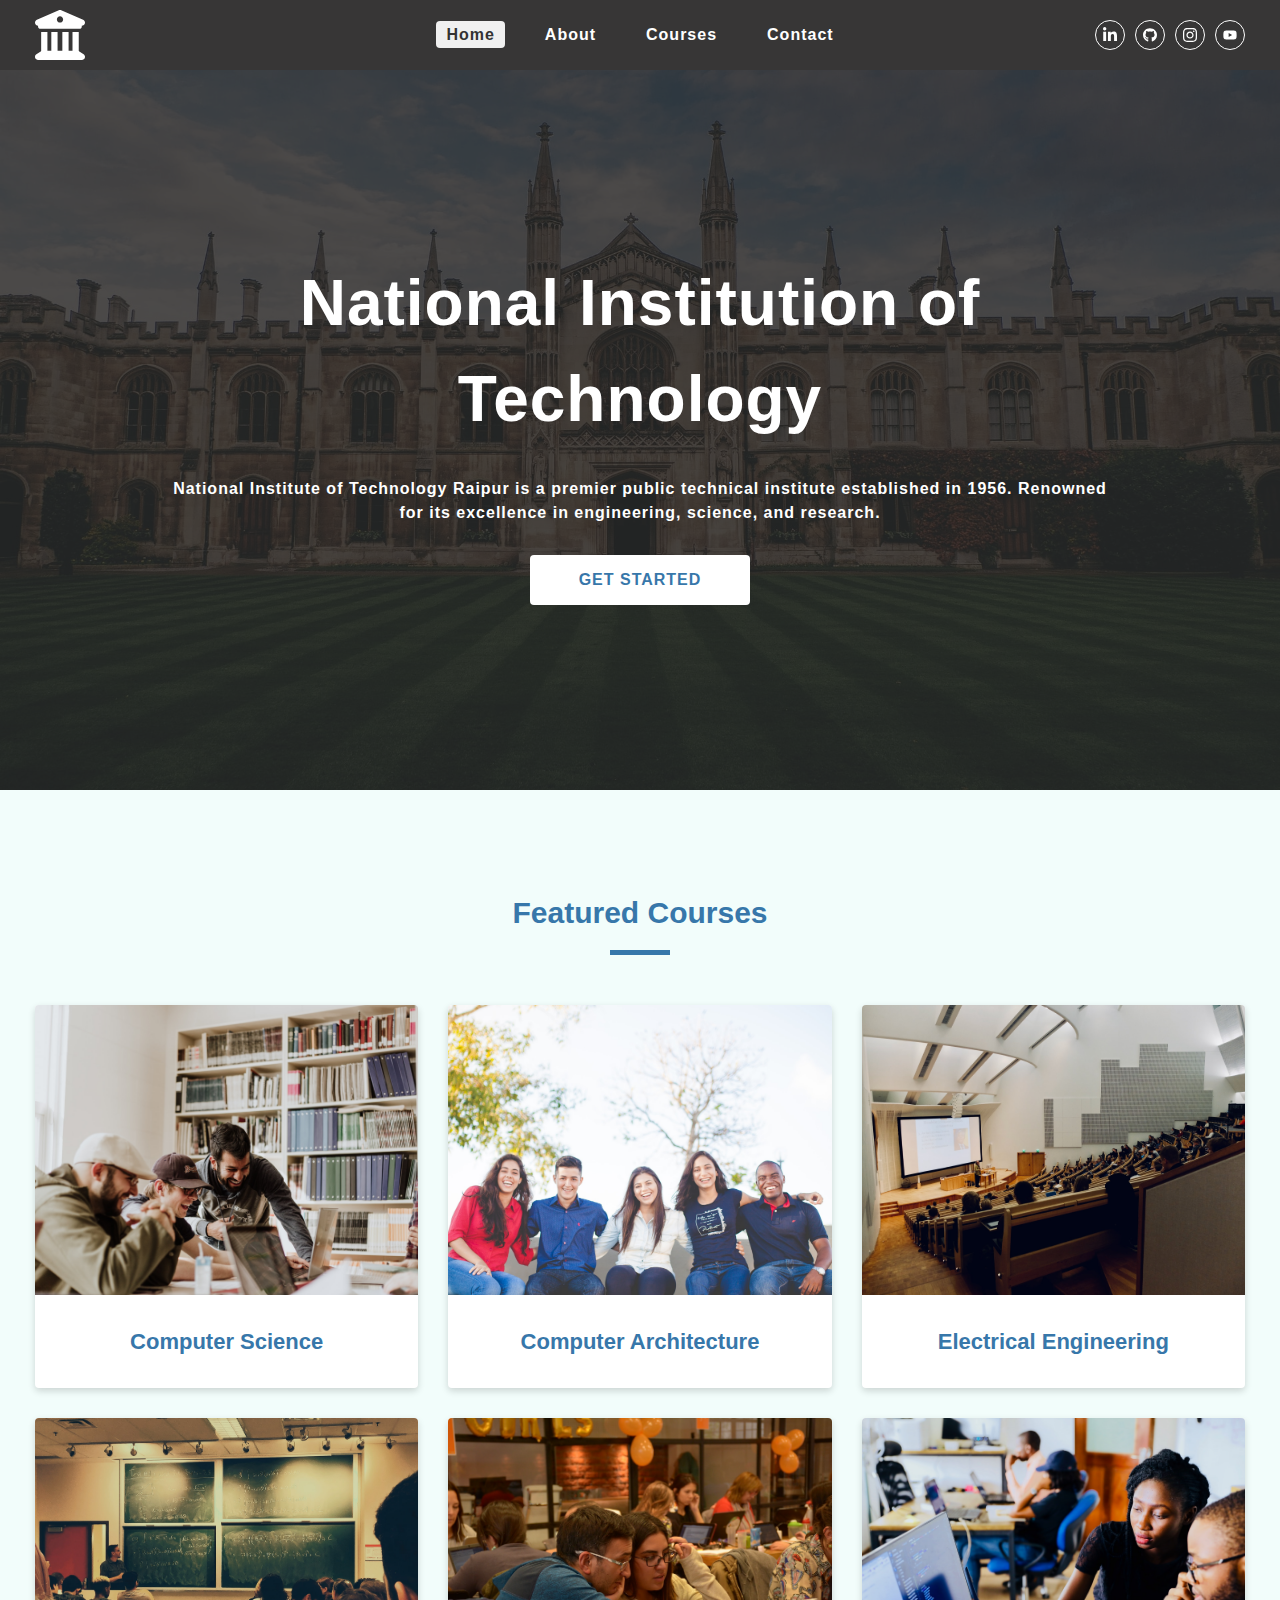
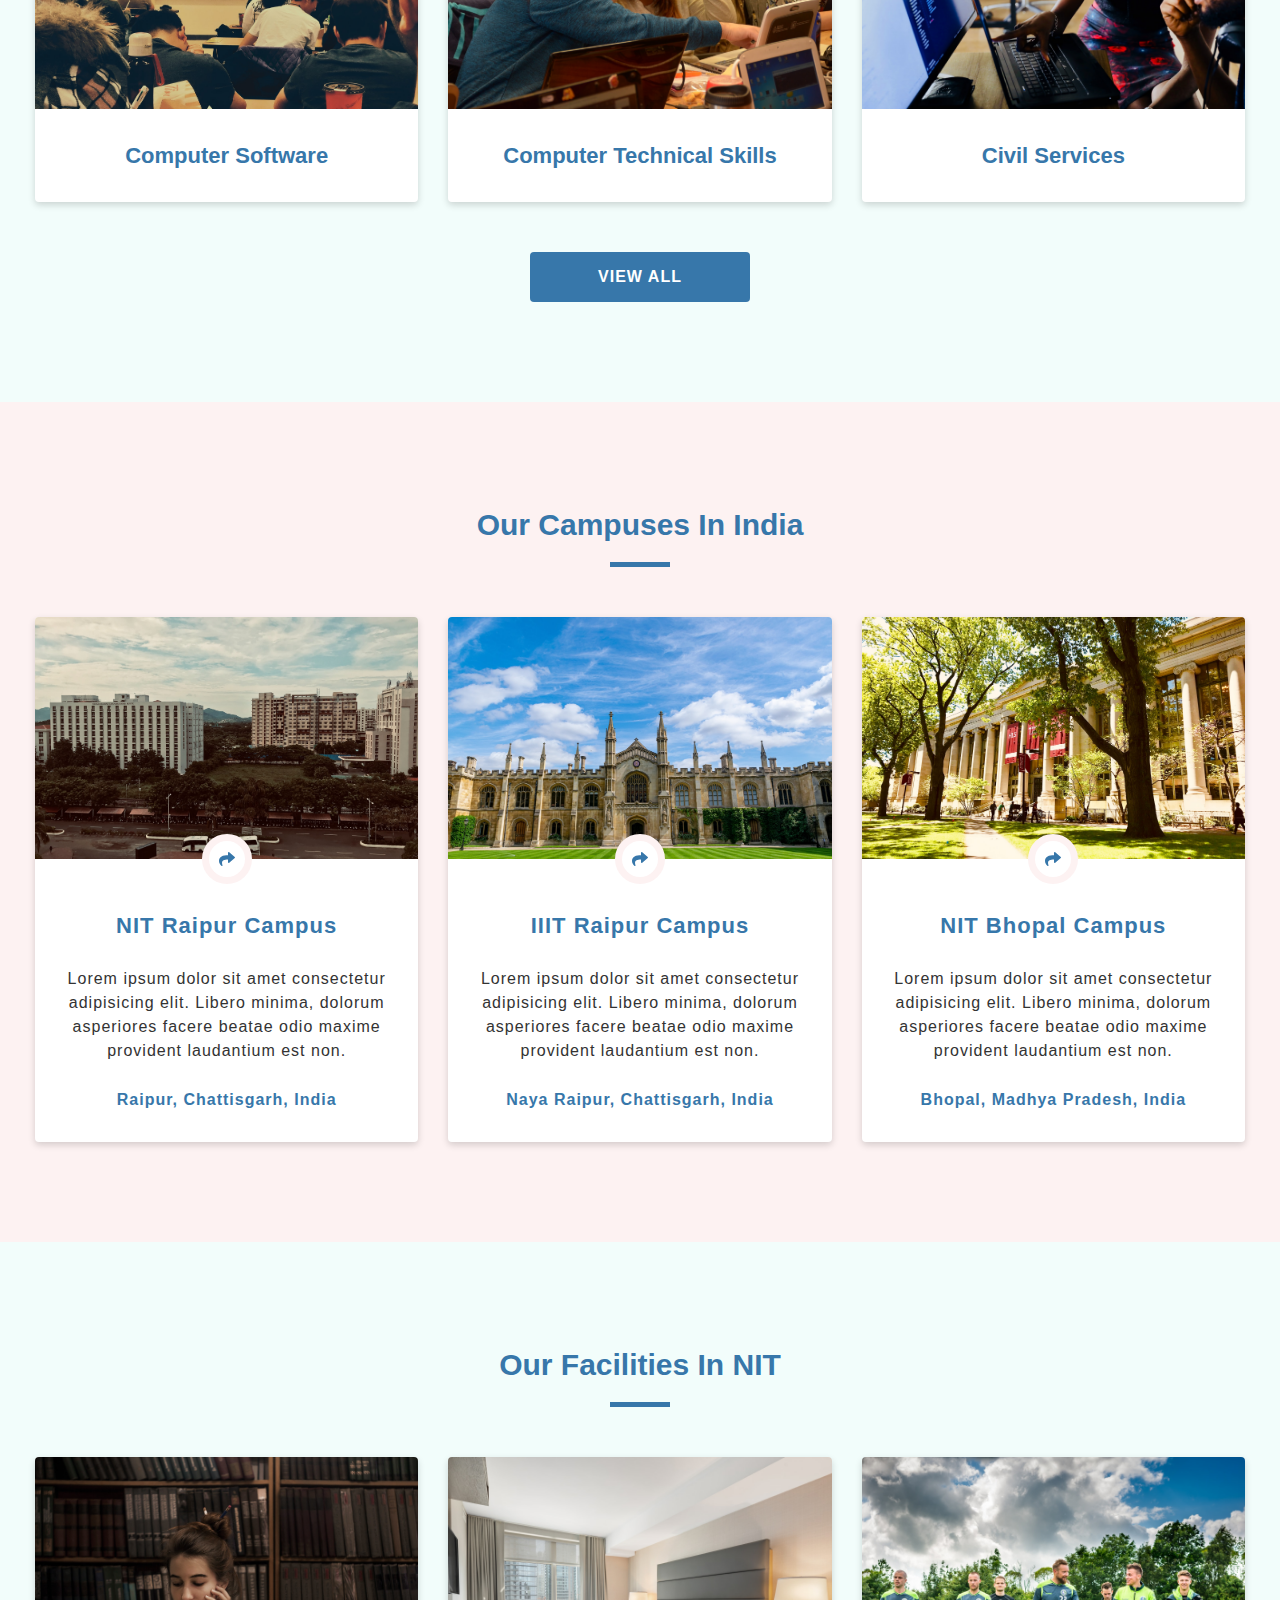
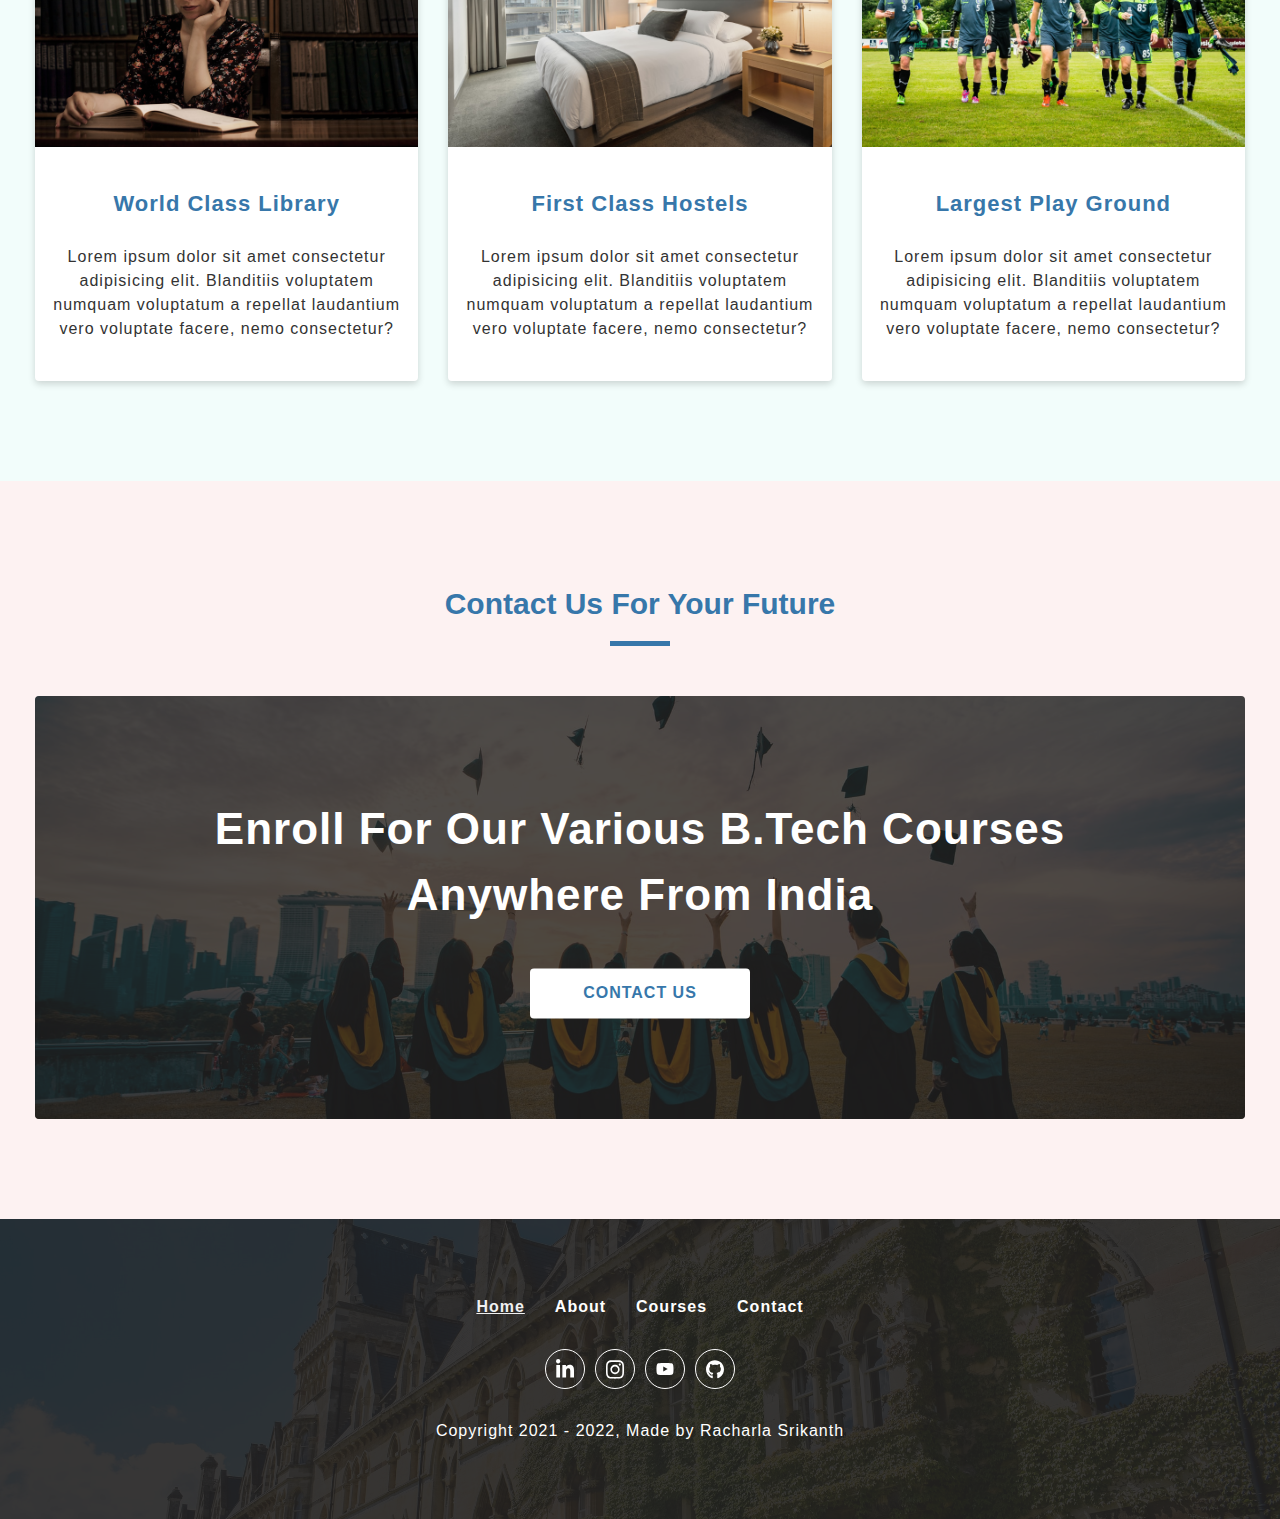
<file: final/index.html>
<!DOCTYPE html>
<html lang="en">
<head>
    <meta charset="UTF-8">
    <meta name="viewport" content="width=device-width, initial-scale=1.0">
    <title>Hymavathi | National Institution of Technology</title>
    <link rel="shortcut icon" href="./icons/university.svg" type="image/x-icon">
    <link rel="stylesheet" href="./CSS/style.css">
    <link rel="stylesheet" href="./CSS/navbar.css">
    <link rel="stylesheet" href="./CSS/common.css">
    <link rel="stylesheet" href="./CSS/sidebar.css">
    <link rel="stylesheet" href="./CSS/footer.css">
    <link rel="stylesheet" href="./CSS/home.css">
</head>
<body>
    <!--Nav bar start-->
    <nav class="nav-container">
        <div class="nav-center wrapper">
            <div class="logo-section">
                <a href="'/">
                <img src="./icons/university.svg" alt="university logo" class="logo" />
                </a>
            </div>
            <div class="hamburger">
                <img src="./icons/bars.svg" alt="sidebar open button"/>
            </div>
            <div class="nav-links-main">
                <ul class="nav-links">
                    <li><a class="nav-link active" href="./">Home</a></li>
                    <li><a class="nav-link" href="./about.html">about</a></li>
                    <li><a class="nav-link" href="./courses.html">courses</a></li>
                    <li><a class="nav-link" href="./contact.html">contact</a></li>
                  </ul>
            </div>
            <div class="nav-social-links-main">
                <ul class="nav-social-links">
                    <li class="nav-social-link">
                    <a href="#">
                        <img src="./icons/linkedin.svg" alt="linkedin"/>
                    </a>
                    </li>
                    <li class="nav-social-link">
                        <a href="#">
                            <img src="./icons/github.svg" alt="github"/>
                        </a>
                    </li>
                    <li class="nav-social-link">
                        <a href="#">
                            <img src="./icons/instagram.svg" alt="instagram"/>
                        </a>
                    </li>
                    <li class="nav-social-link">
                        <a href="#">
                            <img src="./icons/youtube.svg" alt="youtube"/>
                        </a>
                     </li>
                </ul>
            </div>
        </div>
    </nav>
    <!--Nav bar end-->

    <!-- sidebar section start -->
    <aside class="sidebar-container">
        <div class="sidebar-center wrapper">
          <div class="side-header">
            <div class="logo-section">
              <a href="#home">
                <img src="./icons//university.svg" alt="university logo" class="logo" />
              </a>
            </div>
            <div class="close-button">
              <img src="./icons/close.svg" alt="sidebar close" />
            </div>
          </div>
          <div class="sidebar-content paddingTopMobile-fifty">
            <div class="sidebar-links-main paddingTopMobile-fifty">
              <ul class="sidebar-links">
                <li><a class="nav-link active" href="./">Home</a></li>
                <li><a class="nav-link" href="./about.html">about</a></li>
                <li><a class="nav-link" href="./courses.html">courses</a></li>
                <li><a class="nav-link" href="./contact.html">contact</a></li>
              </ul>
            </div>
          </div>
        </div>
    </aside>
    <!-- sidebar section end -->

    <!-- home hero section start -->
    <div class="home-page page-hero-container">
      <div class="page-hero">
        <div class="hero-img-component">
          <div class="img-container">
            <img src="./assets/university-banner.jpeg" alt="home page hero image"/>
          </div>
        </div>
        <div class="hero-box paddingTopMobile-thirty paddingBottomMobile-thirty">
          <div class="hero-content wrapper text-container text-center">
            <h1 class="heading">National Institution of Technology</h1>
            <p class="desc">
              National Institute of Technology Raipur is a premier public technical institute established in 1956. 
              Renowned for its excellence in engineering, science, and research.
            </p>
            <div class="button-container">
              <a
                href="./contact.html"
                class="home-button button-primary-light display-inline-flex"
              >
                get started
              </a>
            </div>
          </div>
        </div>
      </div>
    </div>
    <!-- home hero section end -->

    
       <!-- featured courses start -->
       <div class="featured-courses-container light-blue-background">
        <div class="featured-courses-center wrapper">
          <div
            class="section-title paddingTopDesktop-hundred paddingTopMobile-fifty"
          >
            <h3 class="title">featured courses</h3>
            <div class="underline"></div>
          </div>
          <section
            class="featured-courses paddingTopDesktop-fifty paddingBottomDesktop-fifty paddingTopMobile-fifty paddingBottomMobile-fifty three-column-layout"
          >
            <!-- single course start -->
            <article class="single-course">
              <div class="img-container">
                <img src="./assets/course-1.jpeg" alt="computer science" />
              </div>
              <div class="course-title">
                <p>computer science</p>
              </div>
            </article>
            <!-- single course end -->
            <!-- single course start -->
            <article class="single-course">
              <div class="img-container">
                <img src="./assets/course-2.jpeg" alt="computer science" />
              </div>
              <div class="course-title">
                <p>computer architecture</p>
              </div>
            </article>
            <!-- single course end -->
            <!-- single course start -->
            <article class="single-course">
              <div class="img-container">
                <img src="./assets/course-3.jpeg" alt="computer science" />
              </div>
              <div class="course-title">
                <p>electrical engineering</p>
              </div>
            </article>
            <!-- single course end -->
            <!-- single course start -->
            <article class="single-course">
              <div class="img-container">
                <img src="./assets/course-4.jpeg" alt="computer science" />
              </div>
              <div class="course-title">
                <p>computer software</p>
              </div>
            </article>
            <!-- single course end -->
            <!-- single course start -->
            <article class="single-course">
              <div class="img-container">
                <img src="./assets/course-5.jpeg" alt="computer science" />
              </div>
              <div class="course-title">
                <p>computer technical skills</p>
              </div>
            </article>
            <!-- single course end -->
            <!-- single course start -->
            <article class="single-course">
              <div class="img-container">
                <img src="./assets/course-6.jpeg" alt="computer science" />
              </div>
              <div class="course-title">
                <p>civil services</p>
              </div>
            </article>
            <!-- single course end -->
          </section>
          <div
            class="paddingBottomMobile-fifty paddingBottomDesktop-hundred text-center"
          >
            <a
              href="./courses.html"
              class="button-primary-dark display-inline-flex"
              >view all</a
            >
          </div>
        </div>
      </div>
      <!-- featured courses end -->

        <!-- our campuses section start -->
    <div class="our-campuses-container light-pink-background">
      <div class="our-campuses-center wrapper">
        <div
          class="section-title paddingTopDesktop-hundred paddingTopMobile-fifty"
        >
          <h3 class="title">our campuses in india</h3>
          <div class="underline"></div>
        </div>
        <section
          class="our-campuses paddingTopDesktop-fifty paddingBottomDesktop-hundred paddingTopMobile-fifty paddingBottomMobile-fifty three-column-layout"
        >
          <!-- single campus start -->
          <article class="each-campus">
            <div class="img-container">
              <img src="./assets/campus-1.jpeg" alt="vellore campus" />
              <a href="#" class="share-icon-campus">
                <img src="./icons/share.svg" alt="share icon" />
              </a>
            </div>
            <div class="campus-info text-center">
              <h2 class="campus-title">NIT Raipur campus</h2>
              <p class="desc">
                Lorem ipsum dolor sit amet consectetur adipisicing elit. Libero
                minima, dolorum asperiores facere beatae odio maxime provident
                laudantium est non.
              </p>
              <h4 class="address">Raipur, Chattisgarh, India</h4>
            </div>
          </article>
          <!-- single campus end -->
          <!-- single campus start -->
          <article class="each-campus">
            <div class="img-container">
              <img src="./assets/campus-2.jpeg" alt="vellore campus" />
              <a href="#" class="share-icon-campus">
                <img src="./icons/share.svg" alt="share icon" />
              </a>
            </div>
            <div class="campus-info text-center">
              <h2 class="campus-title">IIIT Raipur campus</h2>
              <p class="desc">
                Lorem ipsum dolor sit amet consectetur adipisicing elit. Libero
                minima, dolorum asperiores facere beatae odio maxime provident
                laudantium est non.
              </p>
              <h4 class="address">Naya Raipur, Chattisgarh, india</h4>
            </div>
          </article>
          <!-- single campus end -->
          <!-- single campus start -->
          <article class="each-campus">
            <div class="img-container">
              <img src="./assets/campus-3.jpeg" alt="bhopal campus" />
              <a href="#" class="share-icon-campus">
                <img src="./icons/share.svg" alt="share icon" />
              </a>
            </div>
            <div class="campus-info text-center">
              <h2 class="campus-title">NIT bhopal campus</h2>
              <p class="desc">
                Lorem ipsum dolor sit amet consectetur adipisicing elit. Libero
                minima, dolorum asperiores facere beatae odio maxime provident
                laudantium est non.
              </p>
              <h4 class="address">bhopal, madhya pradesh, india</h4>
            </div>
          </article>
          <!-- single campus end -->
          
        </section>
      </div>
    </div>
    <!-- our campuses section end -->


    
    <!-- our facilities start -->
    <div class="our-facilities-container light-blue-background">
      <div class="our-facilities-center wrapper">
        <div
          class="section-title paddingTopDesktop-hundred paddingTopMobile-fifty"
        >
          <h3 class="title">our facilities in NIT</h3>
          <div class="underline"></div>
        </div>
        <section
          class="our-facilities paddingTopDesktop-fifty paddingBottomDesktop-hundred paddingTopMobile-fifty paddingBottomMobile-fifty three-column-layout"
        >
          <!-- single facility start -->
          <article class="each-facility">
            <div class="img-container">
              <img src="./assets/facility-1.jpeg" alt="our campus facility" />
            </div>
            <div
              class="facility-info paddingTopMobile-thirty paddingBottomMobile-thirty paddingTopDesktop-forty paddingBottomDesktop-forty text-center"
            >
              <h3 class="facility-title">world class library</h3>
              <p class="facility-desc">
                Lorem ipsum dolor sit amet consectetur adipisicing elit.
                Blanditiis voluptatem numquam voluptatum a repellat laudantium
                vero voluptate facere, nemo consectetur?
              </p>
            </div>
          </article>
          <!-- single facility end -->
          <!-- single facility start -->
          <article class="each-facility">
            <div class="img-container">
              <img src="./assets/facility-2.jpeg" alt="our campus facility" />
            </div>
            <div
              class="facility-info paddingTopMobile-thirty paddingBottomMobile-thirty paddingTopDesktop-forty paddingBottomDesktop-forty text-center"
            >
              <h3 class="facility-title">first class hostels</h3>
              <p class="facility-desc">
                Lorem ipsum dolor sit amet consectetur adipisicing elit.
                Blanditiis voluptatem numquam voluptatum a repellat laudantium
                vero voluptate facere, nemo consectetur?
              </p>
            </div>
          </article>
          <!-- single facility end -->
          <!-- single facility start -->
          <article class="each-facility">
            <div class="img-container">
              <img src="./assets/facility-3.jpeg" alt="our campus facility" />
            </div>
            <div
              class="facility-info paddingTopMobile-thirty paddingBottomMobile-thirty paddingTopDesktop-forty paddingBottomDesktop-forty text-center"
            >
              <h3 class="facility-title">largest play ground</h3>
              <p class="facility-desc">
                Lorem ipsum dolor sit amet consectetur adipisicing elit.
                Blanditiis voluptatem numquam voluptatum a repellat laudantium
                vero voluptate facere, nemo consectetur?
              </p>
            </div>
          </article>
          <!-- single facility end -->
        </section>
      </div>
    </div>
    <!-- our facilities end -->




      <!-- contact promotion section start -->
      <div class="contact-promotion-container light-pink-background">
        <div class="contact-promotion-center wrapper">
          <div
            class="section-title paddingTopDesktop-hundred paddingTopMobile-fifty"
          >
            <h3 class="title">contact us for your future</h3>
            <div class="underline"></div>
          </div>
          <section
            class="contact-promotion paddingTopDesktop-fifty paddingBottomDesktop-hundred paddingTopMobile-fifty paddingBottomMobile-fifty"
          >
            <div class="contact-promo-img">
              <img
                src="./assets/contact-promotion.jpeg"
                alt="contact promotion image"
              />
              <div class="contact-info-container text-center text-container">
                <h2 class="contact-heading">
                  enroll for our various b.tech courses anywhere from india
                </h2>
                <a href="./contact.html" class="button-primary-light"
                  >contact us</a
                >
              </div>
            </div>
          </section>
        </div>
      </div>
      <!-- contact promotion section end -->
  

    <!-- footer section start -->
    <div class="footer-container">
        <div class="footer-center wrapper">
          <div class="footer-links-main">
            <ul class="footer-links">
              <li><a class="footer-link active" href="./">Home</a></li>
              <li><a class="footer-link" href="./about.html">about</a></li>
              <li><a class="footer-link" href="./courses.html">courses</a></li>
              <li><a class="footer-link" href="./contact.html">contact</a></li>
            </ul>
          </div>
          <div class="social-links-main">
            <ul class="social-links">
              <li class="social-link">
                <a href="https://www.linkedin.com/in/srikanth-racharla-9015041a0/" target="_blank">
                  <img src="./icons/linkedin.svg" alt="srikanth linkedin" />
                </a>
              </li>
              <li class="social-link">
                <a href="https://www.instagram.com/racharlasrikanth/" target="_blank">
                  <img src="./icons/instagram.svg" alt="srikanth instagram" />
                </a>
              </li>
              <li class="social-link">
                <a href="https://www.youtube.com/learnwithsrikanthracharla" target="_blank">
                  <img src="./icons/youtube.svg" alt="srikanth youtube" />
                </a>
              </li>
              <li class="social-link">
                <a href="https://github.com/racharlasrikanth" target="_blank">
                  <img src="./icons/github.svg" alt="srikanth github" />
                </a>
              </li>
            </ul>
          </div>
          <div class="footer-copy-right">
            <p>
              Copyright 2021 - <span class="copyright-date">2022</span>, Made by
              Racharla Srikanth
            </p>
          </div>
        </div>
      </div>
      <!-- footer section end -->

      <!--Script-->
      <script src="./app.js"></script>
</body>
</html>
</file>
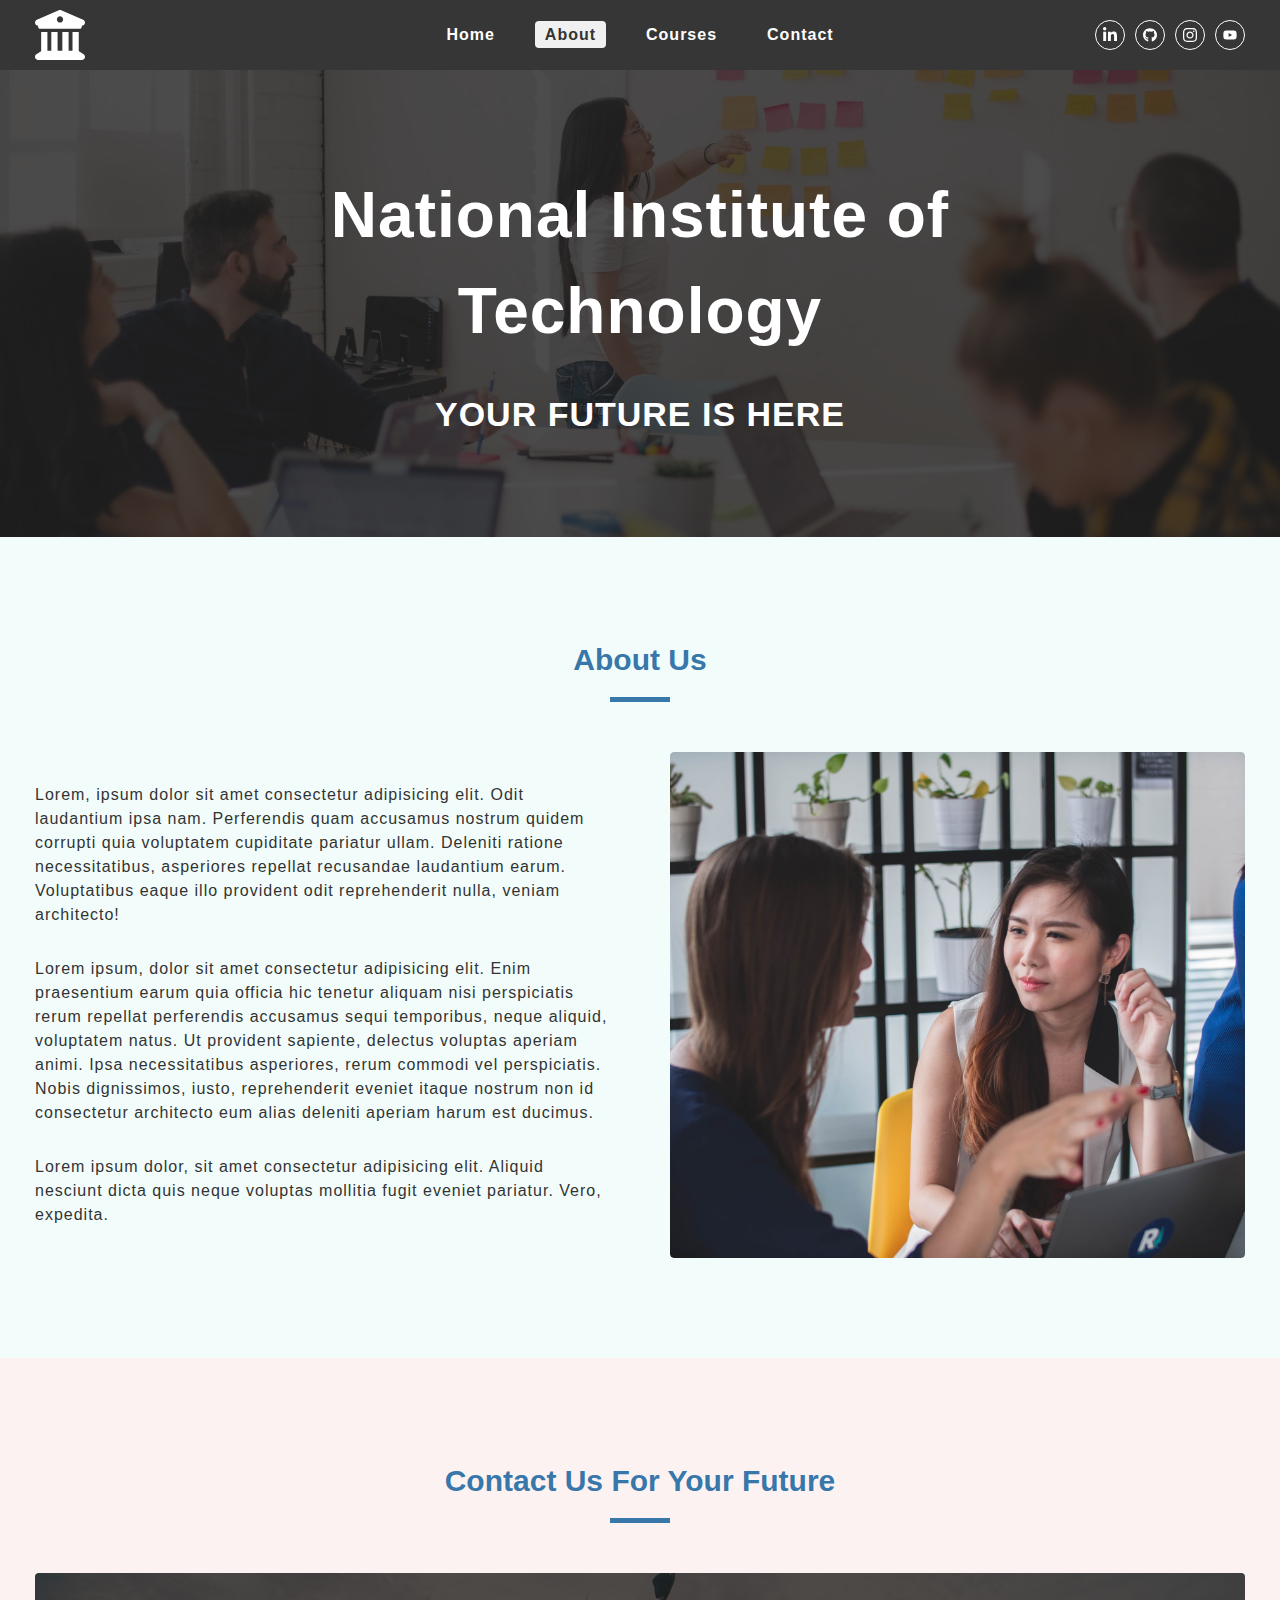
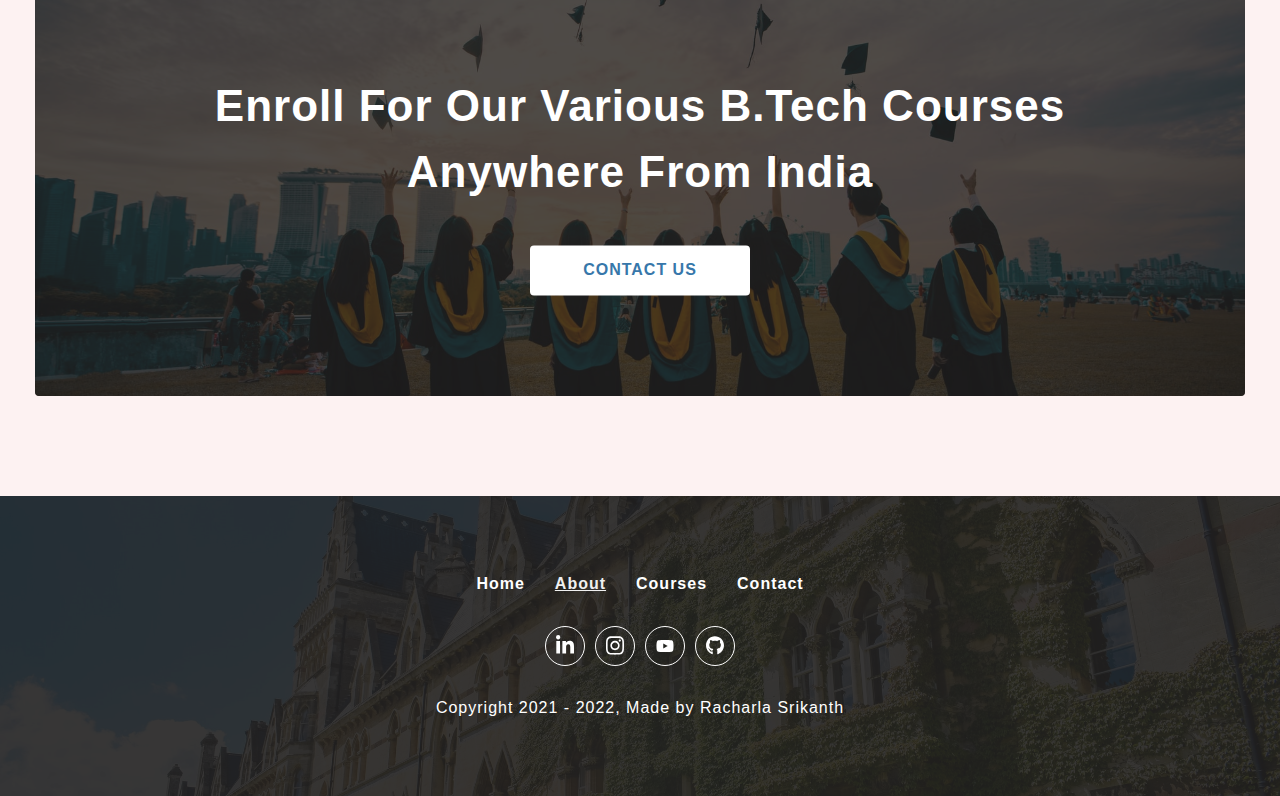
<file: final/about.html>
<!DOCTYPE html>
<html lang="en">
<head>
    <meta charset="UTF-8">
    <meta name="viewport" content="width=device-width, initial-scale=1.0">
    <title>Hymavathi | National Institution of Technology</title>
    <link rel="shortcut icon" href="./icons/university.svg" type="image/x-icon">
    <link rel="stylesheet" href="./CSS/style.css">
    <link rel="stylesheet" href="./CSS/navbar.css">
    <link rel="stylesheet" href="./CSS/common.css">
    <link rel="stylesheet" href="./CSS/sidebar.css">
    <link rel="stylesheet" href="./CSS/footer.css">
    <link rel="stylesheet" href="./CSS/home.css">
</head>
<body>
    <!--Nav bar start-->
    <nav class="nav-container">
        <div class="nav-center wrapper">
            <div class="logo-section">
                <a href="'/">
                <img src="./icons/university.svg" alt="university logo" class="logo" />
                </a>
            </div>
            <div class="hamburger">
                <img src="./icons/bars.svg" alt="sidebar open button"/>
            </div>
            <div class="nav-links-main">
                <ul class="nav-links">
                    <li><a class="nav-link" href="./">Home</a></li>
                    <li><a class="nav-link active" href="./about.html">about</a></li>
                    <li><a class="nav-link " href="./courses.html">courses</a></li>
                    <li><a class="nav-link" href="./contact.html">contact</a></li>
                  </ul>
            </div>
            <div class="nav-social-links-main">
                <ul class="nav-social-links">
                    <li class="nav-social-link">
                    <a href="#">
                        <img src="./icons/linkedin.svg" alt="linkedin"/>
                    </a>
                    </li>
                    <li class="nav-social-link">
                        <a href="#">
                            <img src="./icons/github.svg" alt="github"/>
                        </a>
                    </li>
                    <li class="nav-social-link">
                        <a href="#">
                            <img src="./icons/instagram.svg" alt="instagram"/>
                        </a>
                    </li>
                    <li class="nav-social-link">
                        <a href="#">
                            <img src="./icons/youtube.svg" alt="youtube"/>
                        </a>
                     </li>
                </ul>
            </div>
        </div>
    </nav>
    <!--Nav bar end-->

    <!-- sidebar section start -->
    <aside class="sidebar-container">
        <div class="sidebar-center wrapper">
          <div class="side-header">
            <div class="logo-section">
              <a href="#home">
                <img src="./icons//university.svg" alt="university logo" class="logo" />
              </a>
            </div>
            <div class="close-button">
              <img src="./icons/close.svg" alt="sidebar close" />
            </div>
          </div>
          <div class="sidebar-content paddingTopMobile-fifty">
            <div class="sidebar-links-main paddingTopMobile-fifty">
              <ul class="sidebar-links">
                <li><a class="nav-link " href="./">Home</a></li>
                <li><a class="nav-link active" href="./about.html">about</a></li>
                <li><a class="nav-link " href="./courses.html">courses</a></li>
                <li><a class="nav-link" href="./contact.html">contact</a></li>
              </ul>
            </div>
          </div>
        </div>
    </aside>
    <!-- sidebar section end -->

    <!-- page hero section start -->
    <div class="page-hero-container">
      <div class="page-hero">
        <div class="hero-img-component">
          <div class="img-container">
            <img src="./assets/about-banner.jpeg" alt="home page hero image" />
          </div>
        </div>
        <div
          class="hero-box paddingTopMobile-thirty paddingBottomMobile-thirty"
        >
          <div class="hero-content wrapper text-container text-center">
            <h1 class="heading">National Institute of Technology</h1>
            <h3 class="small-heading">your future is here</h3>
          </div>
        </div>
      </div>
    </div>
    <!-- page hero section end -->

     <!-- single featured component start -->
     <div
     class="single-featured-container reverse-content light-blue-background"
   >
     <div class="single-featured-center wrapper">
       <div
         class="section-title paddingTopDesktop-hundred paddingTopMobile-fifty"
       >
         <h3 class="title">about us</h3>
         <div class="underline"></div>
       </div>
       <section
         class="single-featured paddingTopDesktop-fifty paddingBottomDesktop-hundred paddingTopMobile-fifty paddingBottomMobile-fifty"
       >
         <div
           class="image-component single-featured-image paddingBottomMobile-fifty"
         >
           <img
             src="./assets/about-section.jpeg"
             alt="about section featured content"
           />
         </div>
         <div class="single-featured-text-component">
           <div class="featured-center">
             <div class="about-info">
               <p>
                 Lorem, ipsum dolor sit amet consectetur adipisicing elit. Odit
                 laudantium ipsa nam. Perferendis quam accusamus nostrum quidem
                 corrupti quia voluptatem cupiditate pariatur ullam. Deleniti
                 ratione necessitatibus, asperiores repellat recusandae
                 laudantium earum. Voluptatibus eaque illo provident odit
                 reprehenderit nulla, veniam architecto!
               </p>
               <p>
                 Lorem ipsum, dolor sit amet consectetur adipisicing elit. Enim
                 praesentium earum quia officia hic tenetur aliquam nisi
                 perspiciatis rerum repellat perferendis accusamus sequi
                 temporibus, neque aliquid, voluptatem natus. Ut provident
                 sapiente, delectus voluptas aperiam animi. Ipsa necessitatibus
                 asperiores, rerum commodi vel perspiciatis. Nobis dignissimos,
                 iusto, reprehenderit eveniet itaque nostrum non id consectetur
                 architecto eum alias deleniti aperiam harum est ducimus.
               </p>
               <p>
                 Lorem ipsum dolor, sit amet consectetur adipisicing elit.
                 Aliquid nesciunt dicta quis neque voluptas mollitia fugit
                 eveniet pariatur. Vero, expedita.
               </p>
             </div>
           </div>
         </div>
       </section>
     </div>
   </div>
   <!-- single featured component end -->

     <!-- contact promotion section start -->
     <div class="contact-promotion-container light-pink-background">
      <div class="contact-promotion-center wrapper">
        <div
          class="section-title paddingTopDesktop-hundred paddingTopMobile-fifty"
        >
          <h3 class="title">contact us for your future</h3>
          <div class="underline"></div>
        </div>
        <section
          class="contact-promotion paddingTopDesktop-fifty paddingBottomDesktop-hundred paddingTopMobile-fifty paddingBottomMobile-fifty"
        >
          <div class="contact-promo-img">
            <img
              src="./assets/contact-promotion.jpeg"
              alt="contact promotion image"
            />
            <div class="contact-info-container text-center text-container">
              <h2 class="contact-heading">
                enroll for our various b.tech courses anywhere from india
              </h2>
              <a href="./contact.html" class="button-primary-light"
                >contact us</a
              >
            </div>
          </div>
        </section>
      </div>
    </div>
    <!-- contact promotion section end -->

    <!-- footer section start -->
    <div class="footer-container">
        <div class="footer-center wrapper">
          <div class="footer-links-main">
            <ul class="footer-links">
              <li><a class="footer-link " href="./">Home</a></li>
              <li><a class="footer-link active" href="./about.html">about</a></li>
              <li><a class="footer-link " href="./courses.html">courses</a></li>
              <li><a class="footer-link" href="./contact.html">contact</a></li>
            </ul>
          </div>
          <div class="social-links-main">
            <ul class="social-links">
              <li class="social-link">
                <a href="https://www.linkedin.com/in/srikanth-racharla-9015041a0/" target="_blank">
                  <img src="./icons/linkedin.svg" alt="srikanth linkedin" />
                </a>
              </li>
              <li class="social-link">
                <a href="https://www.instagram.com/racharlasrikanth/" target="_blank">
                  <img src="./icons/instagram.svg" alt="srikanth instagram" />
                </a>
              </li>
              <li class="social-link">
                <a href="https://www.youtube.com/learnwithsrikanthracharla" target="_blank">
                  <img src="./icons/youtube.svg" alt="srikanth youtube" />
                </a>
              </li>
              <li class="social-link">
                <a href="https://github.com/racharlasrikanth" target="_blank">
                  <img src="./icons/github.svg" alt="srikanth github" />
                </a>
              </li>
            </ul>
          </div>
          <div class="footer-copy-right">
            <p>
              Copyright 2021 - <span class="copyright-date">2022</span>, Made by
              Racharla Srikanth
            </p>
          </div>
        </div>
      </div>
      <!-- footer section end -->

      
      <!--Script-->
      <script src="./app.js"></script>
</body>
</html>
</file>
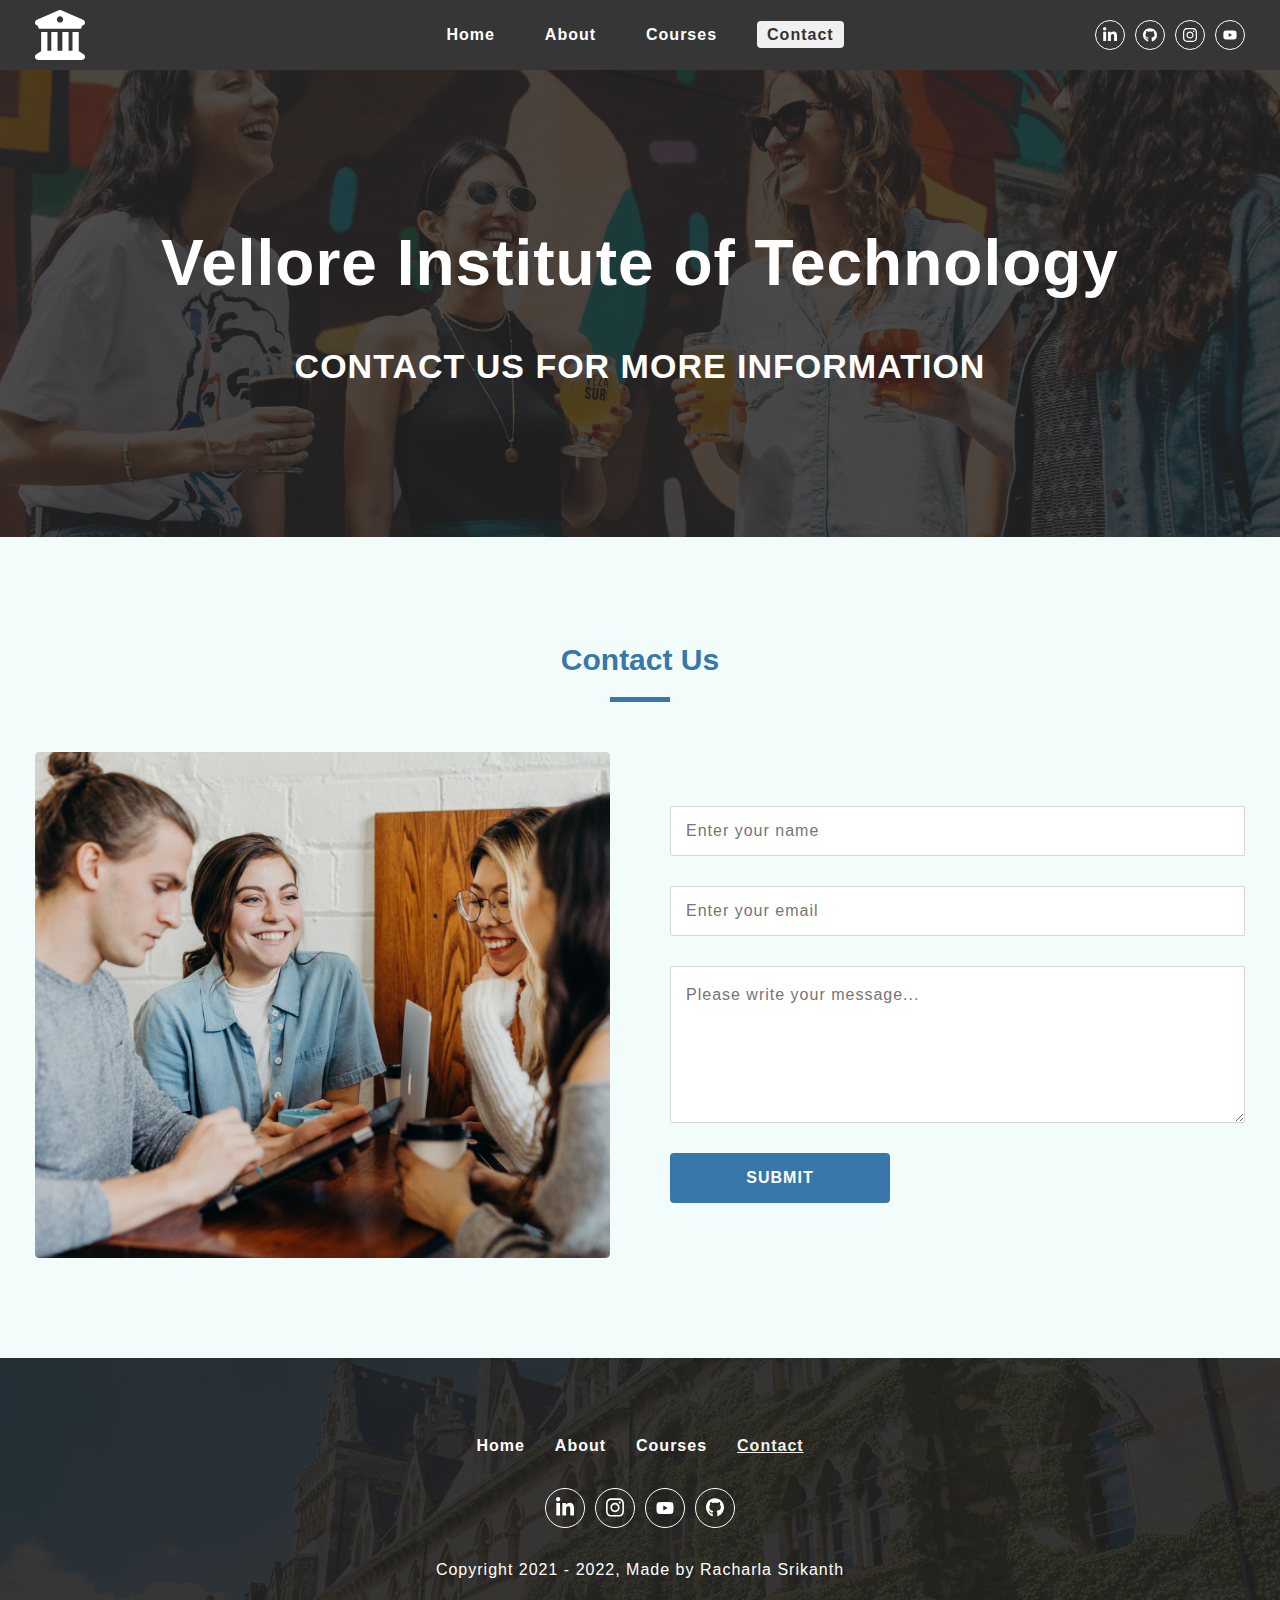
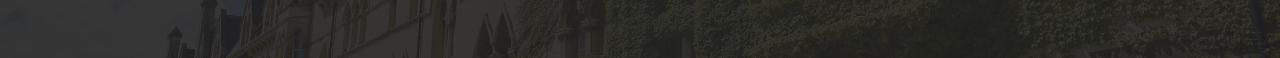
<file: final/contact.html>
<!DOCTYPE html>
<html lang="en">
<head>
    <meta charset="UTF-8">
    <meta name="viewport" content="width=device-width, initial-scale=1.0">
    <title>Hymavathi| National Institution of Technology</title>
    <link rel="shortcut icon" href="./icons/university.svg" type="image/x-icon">
    <link rel="stylesheet" href="./CSS/style.css">
    <link rel="stylesheet" href="./CSS/navbar.css">
    <link rel="stylesheet" href="./CSS/common.css">
    <link rel="stylesheet" href="./CSS/sidebar.css">
    <link rel="stylesheet" href="./CSS/footer.css">
    <link rel="stylesheet" href="./CSS/home.css">
</head>
<body>
    <!--Nav bar start-->
    <nav class="nav-container">
        <div class="nav-center wrapper">
            <div class="logo-section">
                <a href="'/">
                <img src="./icons/university.svg" alt="university logo" class="logo" />
                </a>
            </div>
            <div class="hamburger">
                <img src="./icons/bars.svg" alt="sidebar open button"/>
            </div>
            <div class="nav-links-main">
                <ul class="nav-links">
                    <li><a class="nav-link" href="./">Home</a></li>
                    <li><a class="nav-link" href="./about.html">about</a></li>
                    <li><a class="nav-link" href="./courses.html">courses</a></li>
                    <li><a class="nav-link active" href="./contact.html">contact</a></li>
                  </ul>
            </div>
            <div class="nav-social-links-main">
                <ul class="nav-social-links">
                    <li class="nav-social-link">
                    <a href="#">
                        <img src="./icons/linkedin.svg" alt="linkedin"/>
                    </a>
                    </li>
                    <li class="nav-social-link">
                        <a href="#">
                            <img src="./icons/github.svg" alt="github"/>
                        </a>
                    </li>
                    <li class="nav-social-link">
                        <a href="#">
                            <img src="./icons/instagram.svg" alt="instagram"/>
                        </a>
                    </li>
                    <li class="nav-social-link">
                        <a href="#">
                            <img src="./icons/youtube.svg" alt="youtube"/>
                        </a>
                     </li>
                </ul>
            </div>
        </div>
    </nav>
    <!--Nav bar end-->

    <!-- sidebar section start -->
    <aside class="sidebar-container">
        <div class="sidebar-center wrapper">
          <div class="side-header">
            <div class="logo-section">
              <a href="#home">
                <img src="./icons//university.svg" alt="university logo" class="logo" />
              </a>
            </div>
            <div class="close-button">
              <img src="./icons/close.svg" alt="sidebar close" />
            </div>
          </div>
          <div class="sidebar-content paddingTopMobile-fifty">
            <div class="sidebar-links-main paddingTopMobile-fifty">
              <ul class="sidebar-links">
                <li><a class="nav-link " href="./">Home</a></li>
                <li><a class="nav-link" href="./about.html">about</a></li>
                <li><a class="nav-link " href="./courses.html">courses</a></li>
                <li><a class="nav-link active" href="./contact.html">contact</a></li>
              </ul>
            </div>
          </div>
        </div>
    </aside>
    <!-- sidebar section end -->

      <!-- page hero section start -->
      <div class="page-hero-container">
        <div class="page-hero">
          <div class="hero-img-component">
            <div class="img-container">
              <img
                src="./assets/contact-banner.jpeg"
                alt="contact page hero image"
              />
            </div>
          </div>
          <div
            class="hero-box paddingTopMobile-thirty paddingBottomMobile-thirty"
          >
            <div class="hero-content wrapper text-container text-center">
              <h1 class="heading">Vellore Institute of Technology</h1>
              <h3 class="small-heading">contact us for more information</h3>
            </div>
          </div>
        </div>
      </div>
      <!-- page hero section end -->

       <!-- single featured component start -->
    <div class="single-featured-container light-blue-background">
      <div class="single-featured-center wrapper">
        <div
          class="section-title paddingTopDesktop-hundred paddingTopMobile-fifty"
        >
          <h3 class="title">contact us</h3>
          <div class="underline"></div>
        </div>
        <section
          class="single-featured paddingTopDesktop-fifty paddingBottomDesktop-hundred paddingTopMobile-fifty paddingBottomMobile-fifty"
        >
          <div
            class="image-component single-featured-image paddingBottomMobile-fifty"
          >
            <img
              src="./assets/contact-section.jpeg"
              alt="about section featured content"
            />
          </div>
          <div class="single-featured-text-component">
            <div class="featured-center">
              <div class="about-info">
                <form class="contact-us-form">
                  <input
                    type="text"
                    class="primary-input full-width-mobile full-width-desktop"
                    placeholder="Enter your name"
                    required
                  />
                  <input
                    type="email"
                    class="primary-input full-width-mobile full-width-desktop"
                    placeholder="Enter your email"
                    required
                  />
                  <textarea
                    name="message"
                    id="message"
                    cols="30"
                    rows="5"
                    class="primary-textarea full-width-mobile full-width-desktop"
                    placeholder="Please write your message..."
                  ></textarea>
                  <button class="button-primary-dark full-width-mobile">
                    submit
                  </button>
                </form>
              </div>
            </div>
          </div>
        </section>
      </div>
    </div>
    <!-- single featured component end -->



    <!-- footer section start -->
    <div class="footer-container">
        <div class="footer-center wrapper">
          <div class="footer-links-main">
            <ul class="footer-links">
              <li><a class="footer-link " href="./">Home</a></li>
              <li><a class="footer-link" href="./about.html">about</a></li>
              <li><a class="footer-link " href="./courses.html">courses</a></li>
              <li><a class="footer-link active" href="./contact.html">contact</a></li>
            </ul>
          </div>
          <div class="social-links-main">
            <ul class="social-links">
              <li class="social-link">
                <a href="https://www.linkedin.com/in/srikanth-racharla-9015041a0/" target="_blank">
                  <img src="./icons/linkedin.svg" alt="srikanth linkedin" />
                </a>
              </li>
              <li class="social-link">
                <a href="https://www.instagram.com/racharlasrikanth/" target="_blank">
                  <img src="./icons/instagram.svg" alt="srikanth instagram" />
                </a>
              </li>
              <li class="social-link">
                <a href="https://www.youtube.com/learnwithsrikanthracharla" target="_blank">
                  <img src="./icons/youtube.svg" alt="srikanth youtube" />
                </a>
              </li>
              <li class="social-link">
                <a href="https://github.com/racharlasrikanth" target="_blank">
                  <img src="./icons/github.svg" alt="srikanth github" />
                </a>
              </li>
            </ul>
          </div>
          <div class="footer-copy-right">
            <p>
              Copyright 2021 - <span class="copyright-date">2022</span>, Made by
              Racharla Srikanth
            </p>
          </div>
        </div>
      </div>
      <!-- footer section end -->

      
      <!--Script-->
      <script src="./app.js"></script>
</body>
</html>
</file>
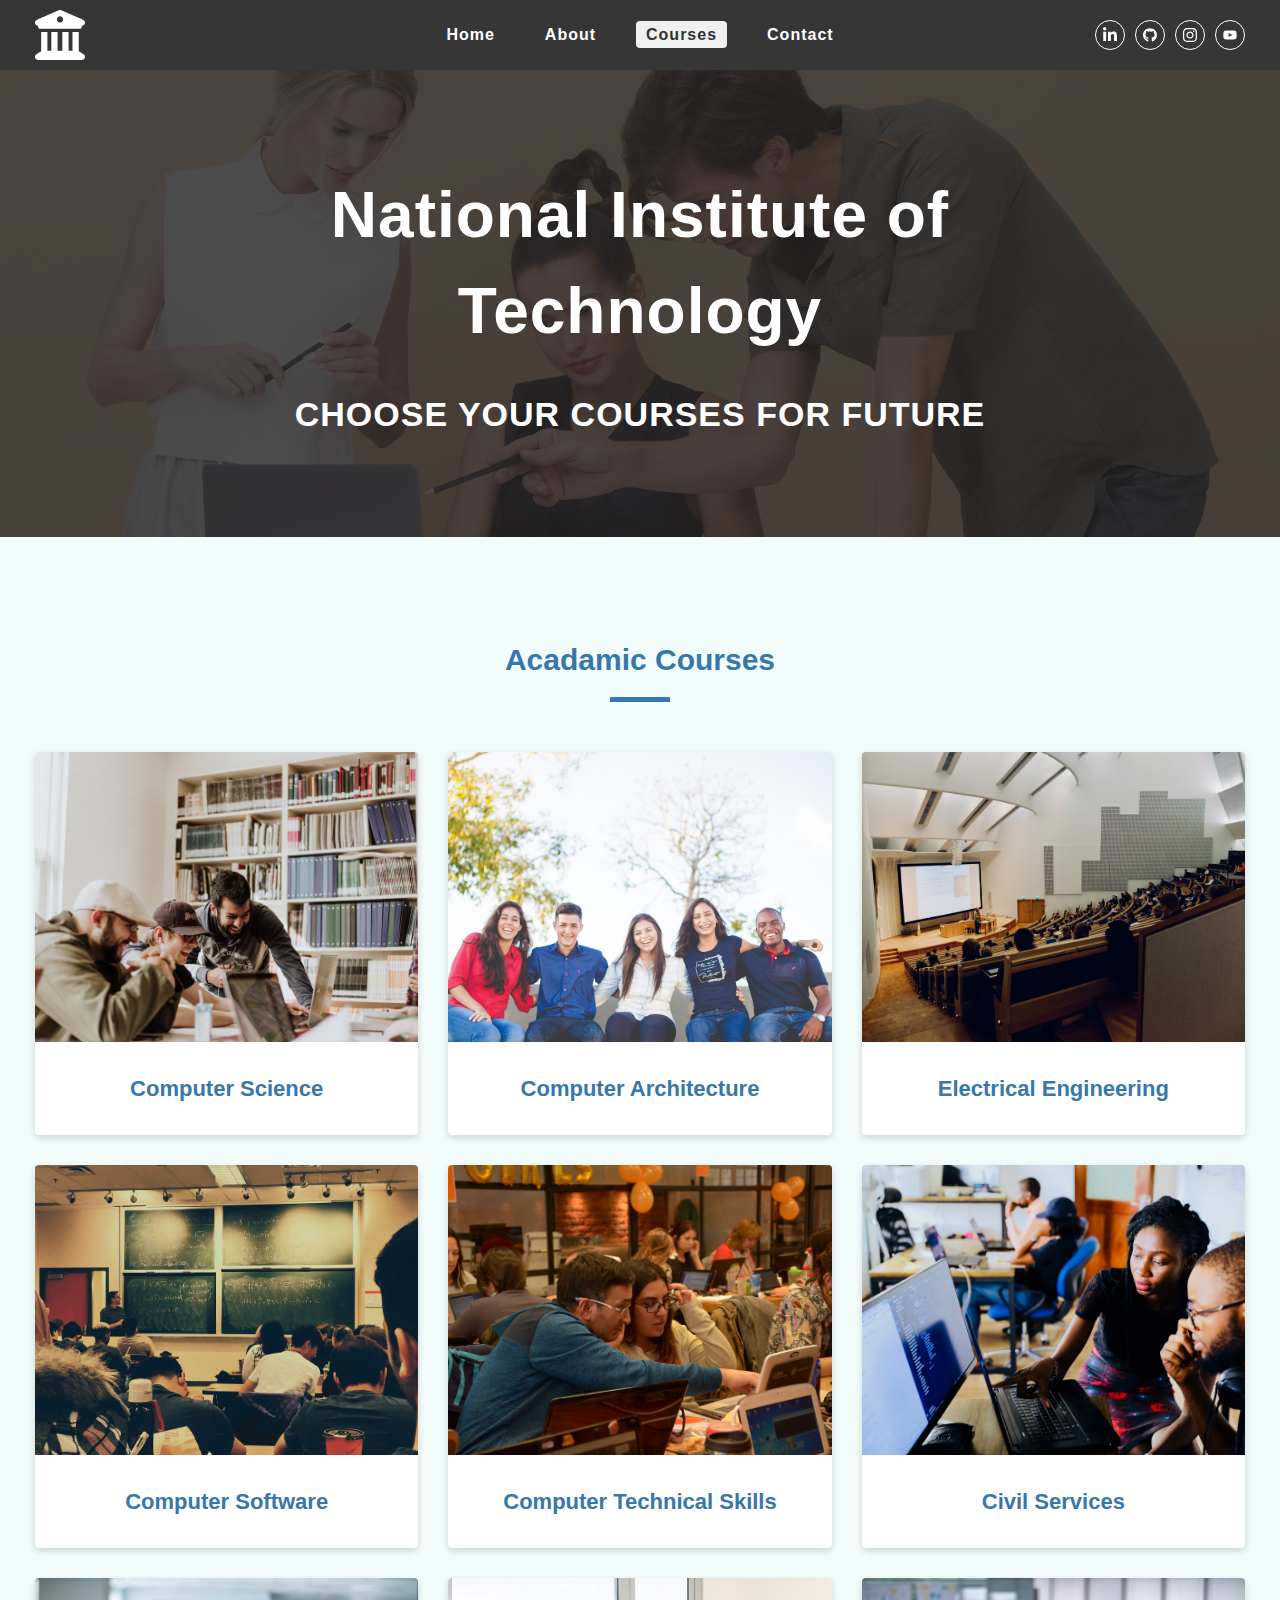
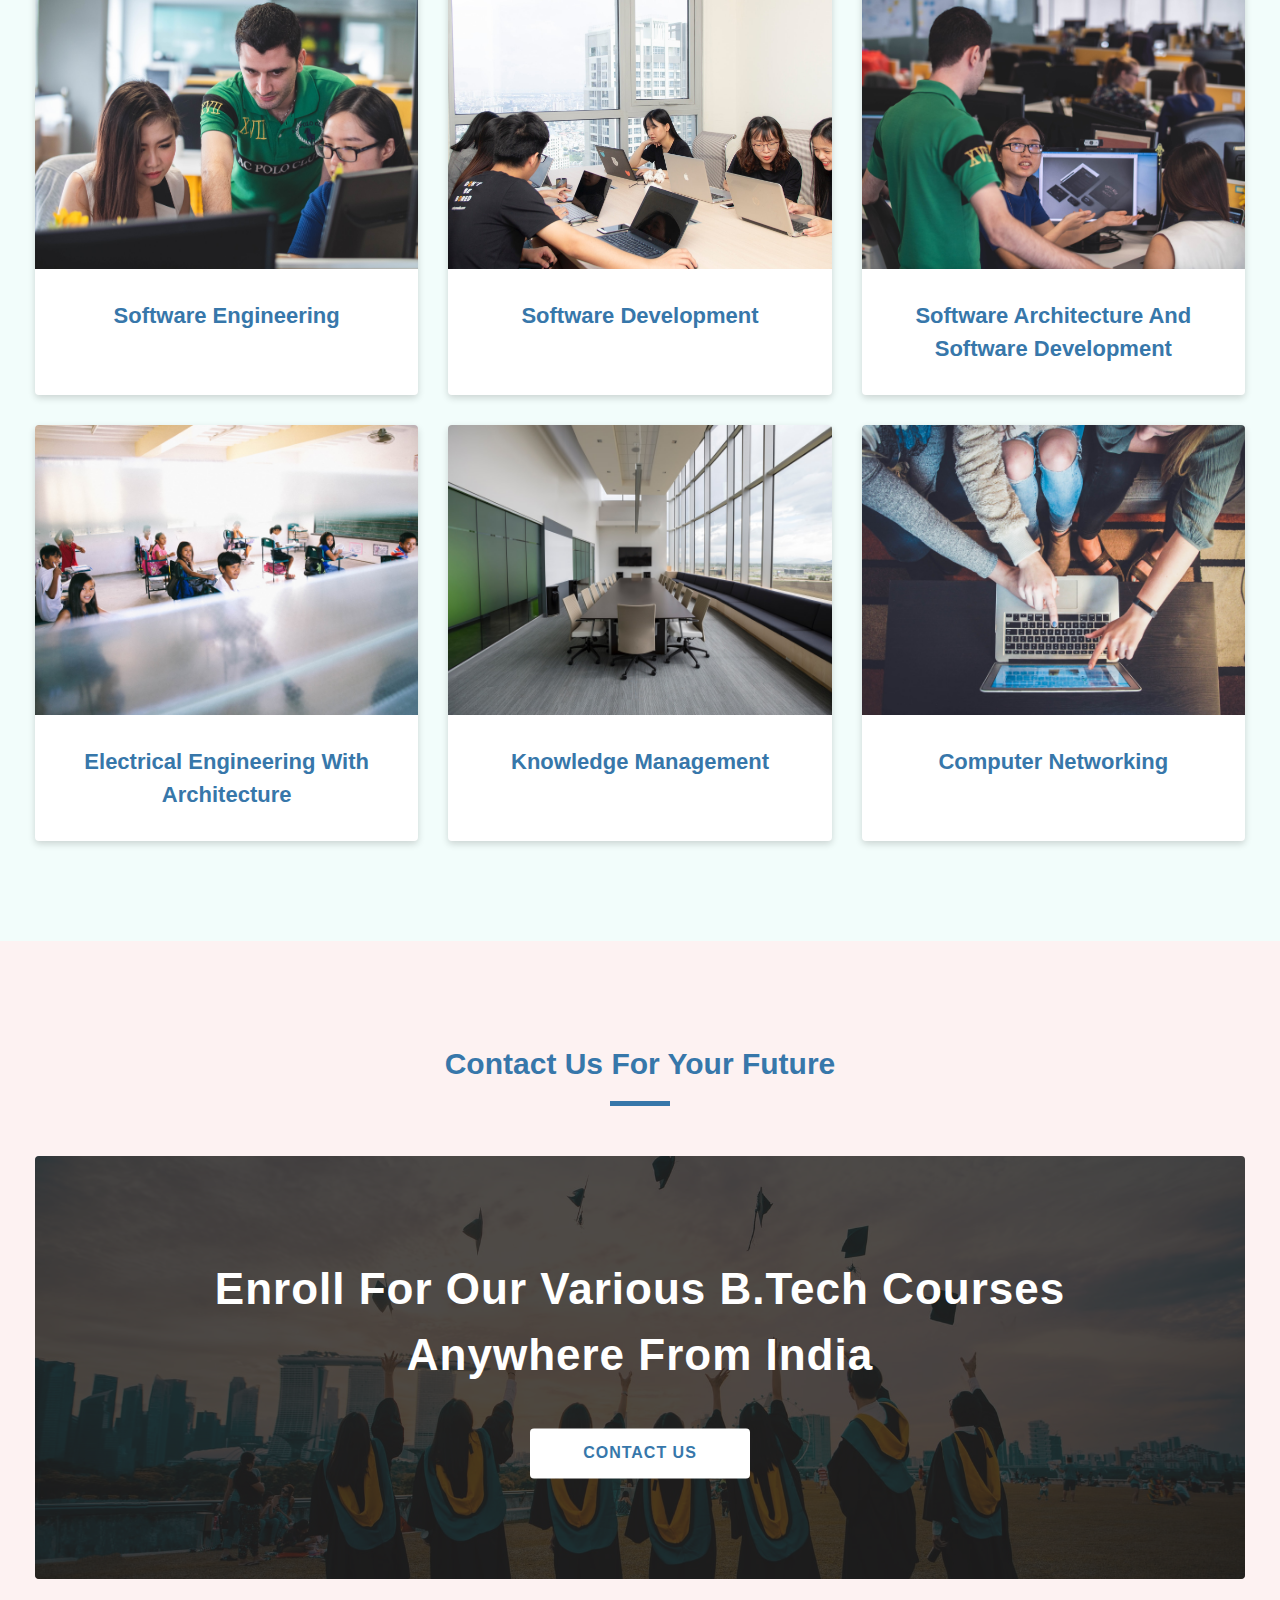
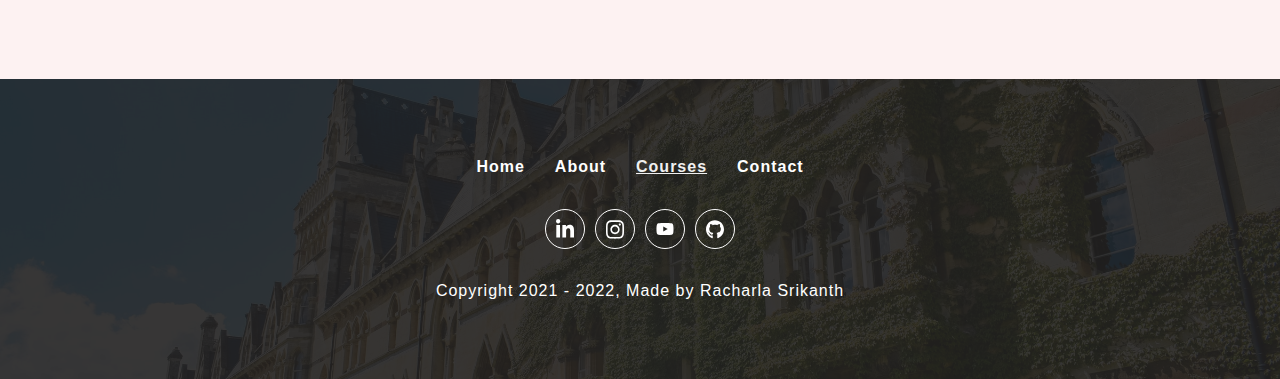
<file: final/courses.html>
<!DOCTYPE html>
<html lang="en">
<head>
    <meta charset="UTF-8">
    <meta name="viewport" content="width=device-width, initial-scale=1.0">
    <title>Hymavathi| National Institution of Technology</title>
    <link rel="shortcut icon" href="./icons/university.svg" type="image/x-icon">
    <link rel="stylesheet" href="./CSS/style.css">
    <link rel="stylesheet" href="./CSS/navbar.css">
    <link rel="stylesheet" href="./CSS/common.css">
    <link rel="stylesheet" href="./CSS/sidebar.css">
    <link rel="stylesheet" href="./CSS/footer.css">
</head>
<body>
    <!--Nav bar start-->
    <nav class="nav-container">
        <div class="nav-center wrapper">
            <div class="logo-section">
                <a href="'/">
                <img src="./icons/university.svg" alt="university logo" class="logo" />
                </a>
            </div>
            <div class="hamburger">
                <img src="./icons/bars.svg" alt="sidebar open button"/>
            </div>
            <div class="nav-links-main">
                <ul class="nav-links">
                    <li><a class="nav-link" href="./">Home</a></li>
                    <li><a class="nav-link" href="./about.html">about</a></li>
                    <li><a class="nav-link active" href="./courses.html">courses</a></li>
                    <li><a class="nav-link" href="./contact.html">contact</a></li>
                  </ul>
            </div>
            <div class="nav-social-links-main">
                <ul class="nav-social-links">
                    <li class="nav-social-link">
                    <a href="#">
                        <img src="./icons/linkedin.svg" alt="linkedin"/>
                    </a>
                    </li>
                    <li class="nav-social-link">
                        <a href="#">
                            <img src="./icons/github.svg" alt="github"/>
                        </a>
                    </li>
                    <li class="nav-social-link">
                        <a href="#">
                            <img src="./icons/instagram.svg" alt="instagram"/>
                        </a>
                    </li>
                    <li class="nav-social-link">
                        <a href="#">
                            <img src="./icons/youtube.svg" alt="youtube"/>
                        </a>
                     </li>
                </ul>
            </div>
        </div>
    </nav>
    <!--Nav bar end-->

    <!-- sidebar section start -->
    <aside class="sidebar-container">
        <div class="sidebar-center wrapper">
          <div class="side-header">
            <div class="logo-section">
              <a href="#home">
                <img src="./icons//university.svg" alt="university logo" class="logo" />
              </a>
            </div>
            <div class="close-button">
              <img src="./icons/close.svg" alt="sidebar close" />
            </div>
          </div>
          <div class="sidebar-content paddingTopMobile-fifty">
            <div class="sidebar-links-main paddingTopMobile-fifty">
              <ul class="sidebar-links">
                <li><a class="nav-link " href="./">Home</a></li>
                <li><a class="nav-link" href="./about.html">about</a></li>
                <li><a class="nav-link active" href="./courses.html">courses</a></li>
                <li><a class="nav-link" href="./contact.html">contact</a></li>
              </ul>
            </div>
          </div>
        </div>
    </aside>
    <!-- sidebar section end -->

    <!-- page hero section start -->
    <div class="page-hero-container">
      <div class="page-hero">
        <div class="hero-img-component">
          <div class="img-container">
            <img
              src="./assets/courses-banner.jpeg"
              alt="course page hero image"
            />
          </div>
        </div>
        <div
          class="hero-box paddingTopMobile-thirty paddingBottomMobile-thirty"
        >
          <div class="hero-content wrapper text-container text-center">
            <h1 class="heading">National Institute of Technology</h1>
            <h3 class="small-heading">choose your courses for future</h3>
          </div>
        </div>
      </div>
    </div>
    <!-- page hero section end -->

     <!-- featured courses start -->
     <div class="featured-courses-container light-blue-background">
      <div class="featured-courses-center wrapper">
        <div
          class="section-title paddingTopDesktop-hundred paddingTopMobile-fifty"
        >
          <h3 class="title">acadamic courses</h3>
          <div class="underline"></div>
        </div>
        <section
          class="featured-courses paddingTopDesktop-fifty paddingBottomDesktop-hundred paddingTopMobile-fifty paddingBottomMobile-fifty three-column-layout"
        >
          <!-- single course start -->
          <article class="single-course">
            <div class="img-container">
              <img src="./assets/course-1.jpeg" alt="computer science" />
            </div>
            <div class="course-title">
              <p>computer science</p>
            </div>
          </article>
          <!-- single course end -->
          <!-- single course start -->
          <article class="single-course">
            <div class="img-container">
              <img src="./assets/course-2.jpeg" alt="computer science" />
            </div>
            <div class="course-title">
              <p>computer architecture</p>
            </div>
          </article>
          <!-- single course end -->
          <!-- single course start -->
          <article class="single-course">
            <div class="img-container">
              <img src="./assets/course-3.jpeg" alt="computer science" />
            </div>
            <div class="course-title">
              <p>electrical engineering</p>
            </div>
          </article>
          <!-- single course end -->
          <!-- single course start -->
          <article class="single-course">
            <div class="img-container">
              <img src="./assets/course-4.jpeg" alt="computer science" />
            </div>
            <div class="course-title">
              <p>computer software</p>
            </div>
          </article>
          <!-- single course end -->
          <!-- single course start -->
          <article class="single-course">
            <div class="img-container">
              <img src="./assets/course-5.jpeg" alt="computer science" />
            </div>
            <div class="course-title">
              <p>computer technical skills</p>
            </div>
          </article>
          <!-- single course end -->
          <!-- single course start -->
          <article class="single-course">
            <div class="img-container">
              <img src="./assets/course-6.jpeg" alt="computer science" />
            </div>
            <div class="course-title">
              <p>civil services</p>
            </div>
          </article>
          <!-- single course end -->
          <!-- single course start -->
          <article class="single-course">
            <div class="img-container">
              <img src="./assets/course-7.jpeg" alt="computer science" />
            </div>
            <div class="course-title">
              <p>software engineering</p>
            </div>
          </article>
          <!-- single course end -->
          <!-- single course start -->
          <article class="single-course">
            <div class="img-container">
              <img src="./assets/course-8.jpeg" alt="computer science" />
            </div>
            <div class="course-title">
              <p>software development</p>
            </div>
          </article>
          <!-- single course end -->
          <!-- single course start -->
          <article class="single-course">
            <div class="img-container">
              <img src="./assets/course-9.jpeg" alt="computer science" />
            </div>
            <div class="course-title">
              <p>software architecture and software development</p>
            </div>
          </article>
          <!-- single course end -->
          <!-- single course start -->
          <article class="single-course">
            <div class="img-container">
              <img src="./assets/course-10.jpeg" alt="computer science" />
            </div>
            <div class="course-title">
              <p>electrical engineering with architecture</p>
            </div>
          </article>
          <!-- single course end -->
          <!-- single course start -->
          <article class="single-course">
            <div class="img-container">
              <img src="./assets/course-11.jpeg" alt="computer science" />
            </div>
            <div class="course-title">
              <p>knowledge management</p>
            </div>
          </article>
          <!-- single course end -->
          <!-- single course start -->
          <article class="single-course">
            <div class="img-container">
              <img src="./assets/course-12.jpeg" alt="computer science" />
            </div>
            <div class="course-title">
              <p>computer networking</p>
            </div>
          </article>
          <!-- single course end -->
        </section>
      </div>
    </div>
    <!-- featured courses end -->


    <!-- contact promotion section start -->
    <div class="contact-promotion-container light-pink-background">
      <div class="contact-promotion-center wrapper">
        <div
          class="section-title paddingTopDesktop-hundred paddingTopMobile-fifty"
        >
          <h3 class="title">contact us for your future</h3>
          <div class="underline"></div>
        </div>
        <section
          class="contact-promotion paddingTopDesktop-fifty paddingBottomDesktop-hundred paddingTopMobile-fifty paddingBottomMobile-fifty"
        >
          <div class="contact-promo-img">
            <img
              src="./assets/contact-promotion.jpeg"
              alt="contact promotion image"
            />
            <div class="contact-info-container text-center text-container">
              <h2 class="contact-heading">
                enroll for our various b.tech courses anywhere from india
              </h2>
              <a href="./contact.html" class="button-primary-light"
                >contact us</a
              >
            </div>
          </div>
        </section>
      </div>
    </div>
    <!-- contact promotion section end -->

    <!-- footer section start -->
    <div class="footer-container">
        <div class="footer-center wrapper">
          <div class="footer-links-main">
            <ul class="footer-links">
              <li><a class="footer-link " href="./">Home</a></li>
              <li><a class="footer-link" href="./about.html">about</a></li>
              <li><a class="footer-link active" href="./courses.html">courses</a></li>
              <li><a class="footer-link" href="./contact.html">contact</a></li>
            </ul>
          </div>
          <div class="social-links-main">
            <ul class="social-links">
              <li class="social-link">
                <a href="https://www.linkedin.com/in/srikanth-racharla-9015041a0/" target="_blank">
                  <img src="./icons/linkedin.svg" alt="srikanth linkedin" />
                </a>
              </li>
              <li class="social-link">
                <a href="https://www.instagram.com/racharlasrikanth/" target="_blank">
                  <img src="./icons/instagram.svg" alt="srikanth instagram" />
                </a>
              </li>
              <li class="social-link">
                <a href="https://www.youtube.com/learnwithsrikanthracharla" target="_blank">
                  <img src="./icons/youtube.svg" alt="srikanth youtube" />
                </a>
              </li>
              <li class="social-link">
                <a href="https://github.com/racharlasrikanth" target="_blank">
                  <img src="./icons/github.svg" alt="srikanth github" />
                </a>
              </li>
            </ul>
          </div>
          <div class="footer-copy-right">
            <p>
              Copyright 2021 - <span class="copyright-date">2022</span>, Made by
              Racharla Srikanth
            </p>
          </div>
        </div>
      </div>
      <!-- footer section end -->

       
      <!--Script-->
      <script src="./app.js"></script>
</body>
</html>
</file>
<file: final/CSS/style.css>
/* Global Variables */
:root{
    --clr-primary: #3777aa;
    --clr-primary-light: #2284d3;
  --clr-white: #ffffff;
  --clr-white-light: #f0f0f0;
  --clr-shadow: #00000029;
  --clr-black: #333333;
  --clr-black-30: rgba(34, 32, 32, 0.3);
  --clr-black-80: #222020cc;
  --clr-black-90: #212020e6;
  --clr-pink-light: #fdf2f2;
  --clr-blue-light: #f2fdfb;

  --transition: all 0.3s linear;
  --box-shadow-light: 0px 3px 7px var(--clr-shadow);
  --box-shadow-dark: 0px 3px 7px var(--clr-black-30);
  --font-family: Arial, Helvetica, sans-serif;
  --radius: 4px;
}

*,
::after,
::before {
  margin: 0px;
  padding: 0px;
  box-sizing: border-box;
}
*:focus {
  outline-width: 2px;
  outline-offset: 1px;
  outline-color: var(--clr-primary);
}
body {
  color: var(--clr-black);
  background: var(--clr-white);
  font-family: var(--font-family);
  line-height: 1.5;
}


ul {
  list-style-type: none;
}
a {
  text-decoration: none;
}
img {
  display: block;
}

/* global classes */
.wrapper {
  width: 100%;
  padding-left: 20px;
  padding-right: 20px;
  max-width: 1250px;
  margin-left: auto;
  margin-right: auto;
}

.display-block {
  display: block !important;
}
.text-container {
  max-width: 1000px;
  margin-left: auto;
  margin-right: auto;
}
.text-center {
  text-align: center;
}
.text-left {
  text-align: left;
}
.text-right {
  text-align: right;
}



.section-title .title {
  font-size: 30px;
  font-weight: bold;
  margin-bottom: 15px;
  text-align: center;
  text-transform: capitalize;
  color: var(--clr-primary);
}
.section-title .underline {
  width: 60px;
  height: 5px;
  background: var(--clr-primary);
  margin-left: auto;
  margin-right: auto;
}


/* buttons & inputs */
.button-primary-dark,
.button-primary-light {
  font-weight: bold;
  border: none;
  border: none;
  cursor: pointer;
  height: 45px;
  transition: var(--transition);
  font-size: 16px;
  text-transform: uppercase;
  letter-spacing: 1px;
  padding-left: 20px;
  padding-right: 20px;
  min-width: 200px;
  display: inline-flex;
  justify-content: center;
  align-items: center;
  border-radius: var(--radius);
}
.button-primary-dark {
  background: var(--clr-primary);
  color: var(--clr-white);
}
.button-primary-light {
  background: var(--clr-white);
  color: var(--clr-primary);
}
.button-primary-dark:hover {
  background: var(--clr-primary-light);
}
.button-primary-light:hover {
  background: var(--clr-white-light);
}

.primary-input,
.primary-textarea {
  height: 45px;
  font-size: 16px;
  line-height: 25px;
  padding-left: 15px;
  padding-right: 15px;
  border-radius: 2px;
  border: 1px solid var(--clr-shadow);
  background: var(--clr-white);
  letter-spacing: 1px;
  font-family: var(--font-family);
}
.primary-textarea {
  height: unset;
  padding-top: 15px;
  padding-bottom: 15px;
  resize: vertical;
}

@media screen and (min-width: 769px) {
  .button-primary-dark,
  .button-primary-light {
    height: 50px;
    min-width: 220px;
  }
  .primary-input {
    height: 50px;
  }
}


@media screen and (max-width: 991px) {
  .full-width-mobile {
    width: 100%;
  }
}
@media screen and (min-width: 992px) {
  .full-width-desktop {
    width: 100%;
  }
}


.light-pink-background {
  background: var(--clr-pink-light);
}
.light-blue-background {
  background: var(--clr-blue-light);
}
</file>
<file: final/CSS/navbar.css>
/* Navbar.css*/

.nav-container {
    background: var(--clr-black-90);
    width: 100%;
    min-height: 50px;
    display: flex;
    justify-content: center;
    align-items: center;
    top: -70px;
  }
  
  .nav-container.sticky-nav {
    position: fixed;
    top: 0;
    left: 0;
    z-index: 9;
    transform: translateY(0%);
    transition: var(--transition);
  }
  
  .nav-center {
    display: grid;
    grid-template-columns: repeat(2, 1fr);
    align-items: center;
    justify-content: center;
    width: 100%;
  }
  
  .nav-links-main {
    display: none;
  }
  
  .nav-social-links-main {
    display: none;
  }
  
  .nav-container .logo-section {
    width: 30px;
  }
  .nav-container .hamburger {
    width: 25px;
    display: flex;
    justify-self: flex-end;
  }
  
  
  @media screen and (min-width: 992px) {
    .nav-container {
      min-height: 70px;
    }
    .nav-center {
      grid-template-columns: repeat(3, 1fr);
    }
    .nav-container .logo-section {
      width: 50px;
      cursor: pointer;
    }
    .nav-container .hamburger {
      display: none;
    }
    .nav-container .nav-links-main {
      display: flex;
    }
    .nav-container .nav-links {
      display: flex;
      column-gap: 30px;
    }
    .nav-container .nav-link {
      font-size: 16px;
      color: var(--clr-white);
      font-weight: bold;
      text-transform: capitalize;
      letter-spacing: 1px;
      padding: 5px 10px;
      border-radius: var(--radius);
      transition: var(--transition);
    }
    .nav-container .nav-link.active,
    .nav-container .nav-link:hover {
      transition: var(--transition);
      background: var(--clr-white-light);
      color: var(--clr-black);
    }
  
    .nav-social-links-main {
      display: flex;
      justify-content: flex-end;
    }
    .nav-social-links-main .nav-social-links {
      display: flex;
      justify-content: center;
      align-items: center;
      column-gap: 10px;
    }
    .nav-social-links-main .nav-social-link {
      width: 30px;
      height: 30px;
      border-radius: 50%;
      border: 1px solid var(--clr-white);
      display: flex;
      justify-content: center;
      align-items: center;
    }
    .nav-social-links-main .nav-social-link:hover {
      transition: var(--transition);
      transform: translateY(-3px);
    }
    .nav-social-links-main img {
      width: 14px;
    }
  }
</file>
<file: final/CSS/common.css>
/* home-page-hero-container */
.page-hero-container {
  width: 100%;
}
.page-hero-container .hero-img-component {
  aspect-ratio: 375/220;
  overflow: hidden;
}
.page-hero-container .img-container,
.page-hero-container img {
  width: 100%;
  height: 100%;
  object-fit: cover;
}
.page-hero-container .hero-box {
  width: 100%;
  background: var(--clr-primary);
  min-height: 250px;
  display: flex;
  justify-content: center;
  align-items: center;
}
.page-hero-container .hero-content {
  display: flex;
  flex-direction: column;
  row-gap: 30px;
}
.page-hero-container .heading {
  color: var(--clr-white);
  font-size: 24px;
  letter-spacing: 1px;
}
.page-hero-container .desc {
  color: var(--clr-white);
  font-size: 16px;
  font-weight: bold;
  letter-spacing: 1px;
}
.page-hero-container .small-heading {
  font-size: 18px;
  letter-spacing: 1px;
  text-transform: uppercase;
  color: var(--clr-white);
}
@media screen and (min-width: 992px) {
  .page-hero-container {
    position: relative;
  }
  .page-hero-container .hero-img-component {
    aspect-ratio: 1920/700;
    position: relative;
  }
  .home-page.page-hero-container .hero-img-component {
    aspect-ratio: 1920/1080;
    position: relative;
  }
  .page-hero-container .heading {
    font-size: 64px;
  }
  .page-hero-container .hero-img-component::before {
    position: absolute;
    content: "";
    width: 100%;
    height: 100%;
    top: 0;
    left: 0;
    background: var(--clr-black-80);
  }
  .page-hero-container .hero-box {
    position: absolute;
    background: transparent;
    top: 50%;
    left: 50%;
    transform: translate(-50%, -50%);
  }
  .page-hero-container .small-heading {
    font-size: 34px;
  }
  .page-hero-container .home-button {
    animation: bounceAnimation linear 3s infinite alternate;
  }
}

/* featured-courses */
.single-course {
  width: 100%;
  background: var(--clr-white);
  height: 100%;
  box-shadow: var(--box-shadow-light);
  border-radius: var(--radius);
  transition: var(--transition);
}
.single-course:hover {
  transform: translateY(-2px) scale(1.002);
  box-shadow: var(--box-shadow-dark);
}
.single-course .img-container {
  aspect-ratio: 355/250;
  overflow: hidden;
}
.single-course .img-container img {
  width: 100%;
  height: 100%;
  border-top-left-radius: var(--radius);
  border-top-right-radius: var(--radius);
  object-fit: cover;
  transition: var(--transition);
}
.single-course .course-title p {
  font-size: 22px;
  font-weight: bold;
  text-align: center;
  text-transform: capitalize;
  color: var(--clr-primary);
  margin-top: 30px;
  margin-bottom: 30px;
  padding-left: 10px;
  padding-right: 10px;
}
@media screen and (min-width: 992px) {
  .single-course .img-container {
    aspect-ratio: 396/300;
  }
  .single-course:hover img {
    transform: scale(1.05) rotateZ(2deg);
  }
}

/* layout classes */
.three-column-layout {
  display: grid;
  grid-template-columns: 1fr;
  gap: 30px;
}
@media screen and (min-width: 769px) {
  .three-column-layout {
    grid-template-columns: 1fr 1fr;
  }
}
@media screen and (min-width: 992px) {
  .three-column-layout {
    grid-template-columns: 1fr 1fr 1fr;
  }
}


/* contact-promotion */
.contact-promotion {
  width: 100%;
}
.contact-promotion .contact-promo-img {
  position: relative;
  aspect-ratio: 355/400;
  overflow: hidden;
  border-radius: var(--radius);
}
.contact-promotion .contact-promo-img::before {
  position: absolute;
  content: "";
  width: 100%;
  height: 100%;
  top: 0;
  left: 0;
  background: var(--clr-black-80);
}
.contact-promotion .contact-promo-img img {
  width: 100%;
  height: 100%;
  object-fit: cover;
  border-radius: var(--radius);
}
.contact-promotion .contact-info-container {
  position: absolute;
  top: 50%;
  left: 50%;
  transform: translate(-50%, -50%);
  width: 100%;
  height: 100%;
  display: flex;
  justify-content: center;
  flex-direction: column;
  align-items: center;
  row-gap: 40px;
}
.contact-promotion .contact-info-container .contact-heading {
  font-size: 30px;
  color: var(--clr-white);
  letter-spacing: 1px;
  text-transform: capitalize;
}
@media screen and (min-width: 992px) {
  .contact-promotion .contact-promo-img {
    aspect-ratio: 1250/437;
  }
  .contact-promotion .contact-info-container .contact-heading {
    font-size: 44px;
  }
}



/* padding classes */
@media screen and (max-width: 991px) {
    .paddingTopMobile-ten {
      padding-top: 10px !important;
    }
    .paddingTopMobile-twenty {
      padding-top: 20px !important;
    }
    .paddingTopMobile-thirty {
      padding-top: 30px !important;
    }
    .paddingTopMobile-forty {
      padding-top: 40px !important;
    }
    .paddingTopMobile-fifty {
      padding-top: 50px !important;
    }
    .paddingBottomMobile-ten {
      padding-bottom: 10px !important;
    }
    .paddingBottomMobile-twenty {
      padding-bottom: 20px !important;
    }
    .paddingBottomMobile-thirty {
      padding-bottom: 30px !important;
    }
    .paddingBottomMobile-forty {
      padding-bottom: 40px !important;
    }
    .paddingBottomMobile-fifty {
      padding-bottom: 50px !important;
    }
  }
  @media screen and (min-width: 992px) {
    .paddingTopDesktop-ten {
      padding-top: 10px !important;
    }
    .paddingTopDesktop-twenty {
      padding-top: 20px !important;
    }
    .paddingTopDesktop-thirty {
      padding-top: 30px !important;
    }
    .paddingTopDesktop-forty {
      padding-top: 40px !important;
    }
    .paddingTopDesktop-fifty {
      padding-top: 50px !important;
    }
    .paddingTopDesktop-sixty {
      padding-top: 60px !important;
    }
    .paddingTopDesktop-seventy {
      padding-top: 70px !important;
    }
    .paddingTopDesktop-eighty {
      padding-top: 80px !important;
    }
    .paddingTopDesktop-ninety {
      padding-top: 90px !important;
    }
    .paddingTopDesktop-hundred {
      padding-top: 100px !important;
    }
    .paddingBottomDesktop-ten {
      padding-bottom: 10px !important;
    }
    .paddingBottomDesktop-twenty {
      padding-bottom: 20px !important;
    }
    .paddingBottomDesktop-thirty {
      padding-bottom: 30px !important;
    }
    .paddingBottomDesktop-forty {
      padding-bottom: 40px !important;
    }
    .paddingBottomDesktop-fifty {
      padding-bottom: 50px !important;
    }
    .paddingBottomDesktop-sixty {
      padding-bottom: 60px !important;
    }
    .paddingBottomDesktop-seventy {
      padding-bottom: 70px !important;
    }
    .paddingBottomDesktop-eighty {
      padding-bottom: 80px !important;
    }
    .paddingBottomDesktop-ninety {
      padding-bottom: 90px !important;
    }
    .paddingBottomDesktop-hundred {
      padding-bottom: 100px !important;
    }
  }
</file>
<file: final/CSS/sidebar.css>
/* Sidebar styles */

.sidebar-container {
    background: var(--clr-black);
    width: 100%;
    position: fixed;
    top: 0;
    left: -100%;
    height: 100vh;
      /* transform: translateX(-100%); */
    transition: var(--transition);
    opacity: 0;
    z-index: 10;
  }
  
  .sidebar-container.show-sidebar {
    opacity: 1;
    /* transform: translateX(0%); */
    left: 0%;
  }
  
  .sidebar-container .logo-section {
    width: 30px;
  }
  .sidebar-container .close-button {
    width: 25px;
  }
  
  .sidebar-container .side-header {
    width: 100%;
    height: 50px;
    display: flex;
    justify-content: space-between;
    align-items: center;
  }
  
  .sidebar-container .sidebar-content {
    width: 100%;
    height: 100%;
    display: flex;
    justify-content: center;
  }
  
  .sidebar-container .sidebar-links {
    display: flex;
    flex-direction: column;
    align-items: center;
    row-gap: 30px;
  }
  .sidebar-container .sidebar-links .nav-link {
    color: var(--clr-white);
    font-weight: bold;
    letter-spacing: 1px;
    text-transform: capitalize;
    padding: 5px 10px;
    border-radius: var(--radius);
  }
  
  .sidebar-container .sidebar-content .nav-link.active {
    background: var(--clr-white-light);
    color: var(--clr-black);
  }
</file>
<file: final/CSS/footer.css>
/* footer */
.footer-container {
    width: 100%;
    min-height: 300px;
    background: url("./../assets/footer-img.jpeg") no-repeat center/cover;
    position: relative;
    z-index: 1;
    display: flex;
    justify-content: center;
    align-items: center;
  }
  .footer-container::before {
    content: "";
    position: absolute;
    top: 0;
    left: 0;
    width: 100%;
    height: 100%;
    background: var(--clr-black-90);
    z-index: -1;
  }
  .footer-container .footer-center {
    display: flex;
    flex-direction: column;
    row-gap: 30px;
  }
  .footer-container .footer-links {
    display: flex;
    justify-content: center;
    column-gap: 30px;
    align-items: center;
  }
  .footer-container .footer-link {
    font-size: 16px;
    color: var(--clr-white);
    text-transform: capitalize;
    letter-spacing: 1px;
    font-weight: bold;
  }
  .footer-container .footer-link:hover,
  .footer-container .footer-link.active {
    color: var(--clr-white-light);
    text-decoration: underline;
    transition: var(--transition);
  }
  .footer-container .social-links {
    display: flex;
    justify-content: center;
    align-items: center;
    column-gap: 10px;
  }
  .footer-container .social-link {
    width: 40px;
    height: 40px;
    border-radius: 50%;
    border: 1px solid var(--clr-white);
    display: flex;
    justify-content: center;
    align-items: center;
  }
  .footer-container .social-link:hover {
    transition: var(--transition);
    transform: translateY(-3px);
  }
  .footer-container .social-link img {
    width: 18px;
  }
  .footer-copy-right p {
    color: var(--clr-white);
    font-size: 16px;
    text-align: center;
    letter-spacing: 1px;
    line-height: 24px;
  }
</file>
<file: final/CSS/home.css>
/* our campuses section && each campus */
.each-campus {
    width: 100%;
    border-radius: var(--radius);
    background: var(--clr-white);
    box-shadow: var(--box-shadow-light);
    transition: var(--transition);
  }
  .each-campus:hover {
    box-shadow: var(--box-shadow-dark);
    transform: translateY(-2px) scale(1.002);
  }
  .each-campus .img-container {
    aspect-ratio: 355/250;
    position: relative;
  }
  .each-campus .img-container .share-icon-campus {
    width: 50px;
    height: 50px;
    position: absolute;
    left: 50%;
    bottom: 0%;
    transform: translate(-50%, 50%);
    background: var(--clr-white);
    border-radius: 50%;
    border: 7px solid var(--clr-pink-light);
    display: flex;
    justify-content: center;
    align-items: center;
    padding: 10px;
    transition: var(--transition);
  }
  .each-campus .img-container .share-icon-campus:hover {
    border-color: var(--clr-blue-light);
    background: var(--clr-pink-light);
  }
  .each-campus .img-container .share-icon-campus img {
    width: 100%;
  }
  .each-campus .img-container img {
    width: 100%;
    height: 100%;
    object-fit: cover;
    border-top-left-radius: var(--radius);
    border-top-right-radius: var(--radius);
  }
  .each-campus .campus-info {
    margin-top: 50px;
    margin-bottom: 30px;
    padding-left: 10px;
    padding-right: 10px;
  }
  .each-campus .campus-info .campus-title {
    font-size: 22px;
    text-transform: capitalize;
    color: var(--clr-primary);
    letter-spacing: 1px;
  }
  .each-campus .campus-info .desc {
    font-size: 16px;
    letter-spacing: 1px;
    margin-top: 25px;
    margin-bottom: 25px;
    display: -webkit-box;
    /* -webkit-line-clamp: 3; */
    -webkit-box-orient: vertical;
    overflow: hidden;
  }
  .each-campus .campus-info .address {
    font-size: 16px;
    text-transform: capitalize;
    color: var(--clr-primary);
    letter-spacing: 1px;
  }
  @media screen and (min-width: 992px) {
    .each-campus .img-container {
      aspect-ratio: 396/250;
    }
  }



  /* our facilities section card styles */
.each-facility {
    width: 100%;
    background: var(--clr-white);
    border-radius: var(--radius);
    box-shadow: var(--box-shadow-light);
    transition: var(--transition);
  }
  .each-facility:hover {
    box-shadow: var(--box-shadow-dark);
    transform: translateY(-2px) scale(1.002);
  }
  .each-facility .img-container {
    aspect-ratio: 355/250;
    overflow: hidden;
  }
  .each-facility .img-container img {
    width: 100%;
    height: 100%;
    object-fit: cover;
    border-top-left-radius: var(--radius);
    border-top-right-radius: var(--radius);
    transition: var(--transition);
  }
  .each-facility .facility-info .facility-title {
    font-size: 22px;
    color: var(--clr-primary);
    text-transform: capitalize;
    letter-spacing: 1px;
  }
  .each-facility .facility-info .facility-desc {
    font-size: 16px;
    letter-spacing: 1px;
    display: -webkit-box;
    /* -webkit-line-clamp: 3; */
    -webkit-box-orient: vertical;
    overflow: hidden;
    margin-top: 25px;
    padding-left: 10px;
    padding-right: 10px;
  }
  @media screen and (min-width: 992px) {
    .each-facility .img-container {
      aspect-ratio: 396/300;
    }
    .each-facility:hover img {
      transform: scale(1.05) rotateZ(-2deg);
    }
  }

  /* single featured component */
.single-featured-container {
    width: 100%;
  }
  .single-featured-container .single-featured-image {
    width: 100%;
    aspect-ratio: 355/300;
    overflow: hidden;
    border-radius: var(--radius);
  }
  .single-featured-image img {
    width: 100%;
    height: 100%;
    border-radius: var(--radius);
    object-fit: cover;
  }
  .single-featured-text-component .about-info {
    display: flex;
    flex-direction: column;
    gap: 30px;
  }
  .single-featured-text-component .about-info p {
    font-size: 16px;
    letter-spacing: 1px;
  }
  .single-featured-text-component .contact-us-form {
    display: flex;
    flex-direction: column;
    gap: 30px;
    align-items: flex-start;
  }
  @media screen and (min-width: 992px) {
    .single-featured {
      display: flex;
      align-items: center;
      justify-content: space-between;
    }
    .single-featured-container.reverse-content .single-featured {
      flex-direction: row-reverse;
    }
    .single-featured-image,
    .single-featured-text-component {
      flex: 0 0 calc(50% - 30px);
    }
    .single-featured-container .single-featured-image {
      aspect-ratio: 625/550;
    }
  }
</file>
